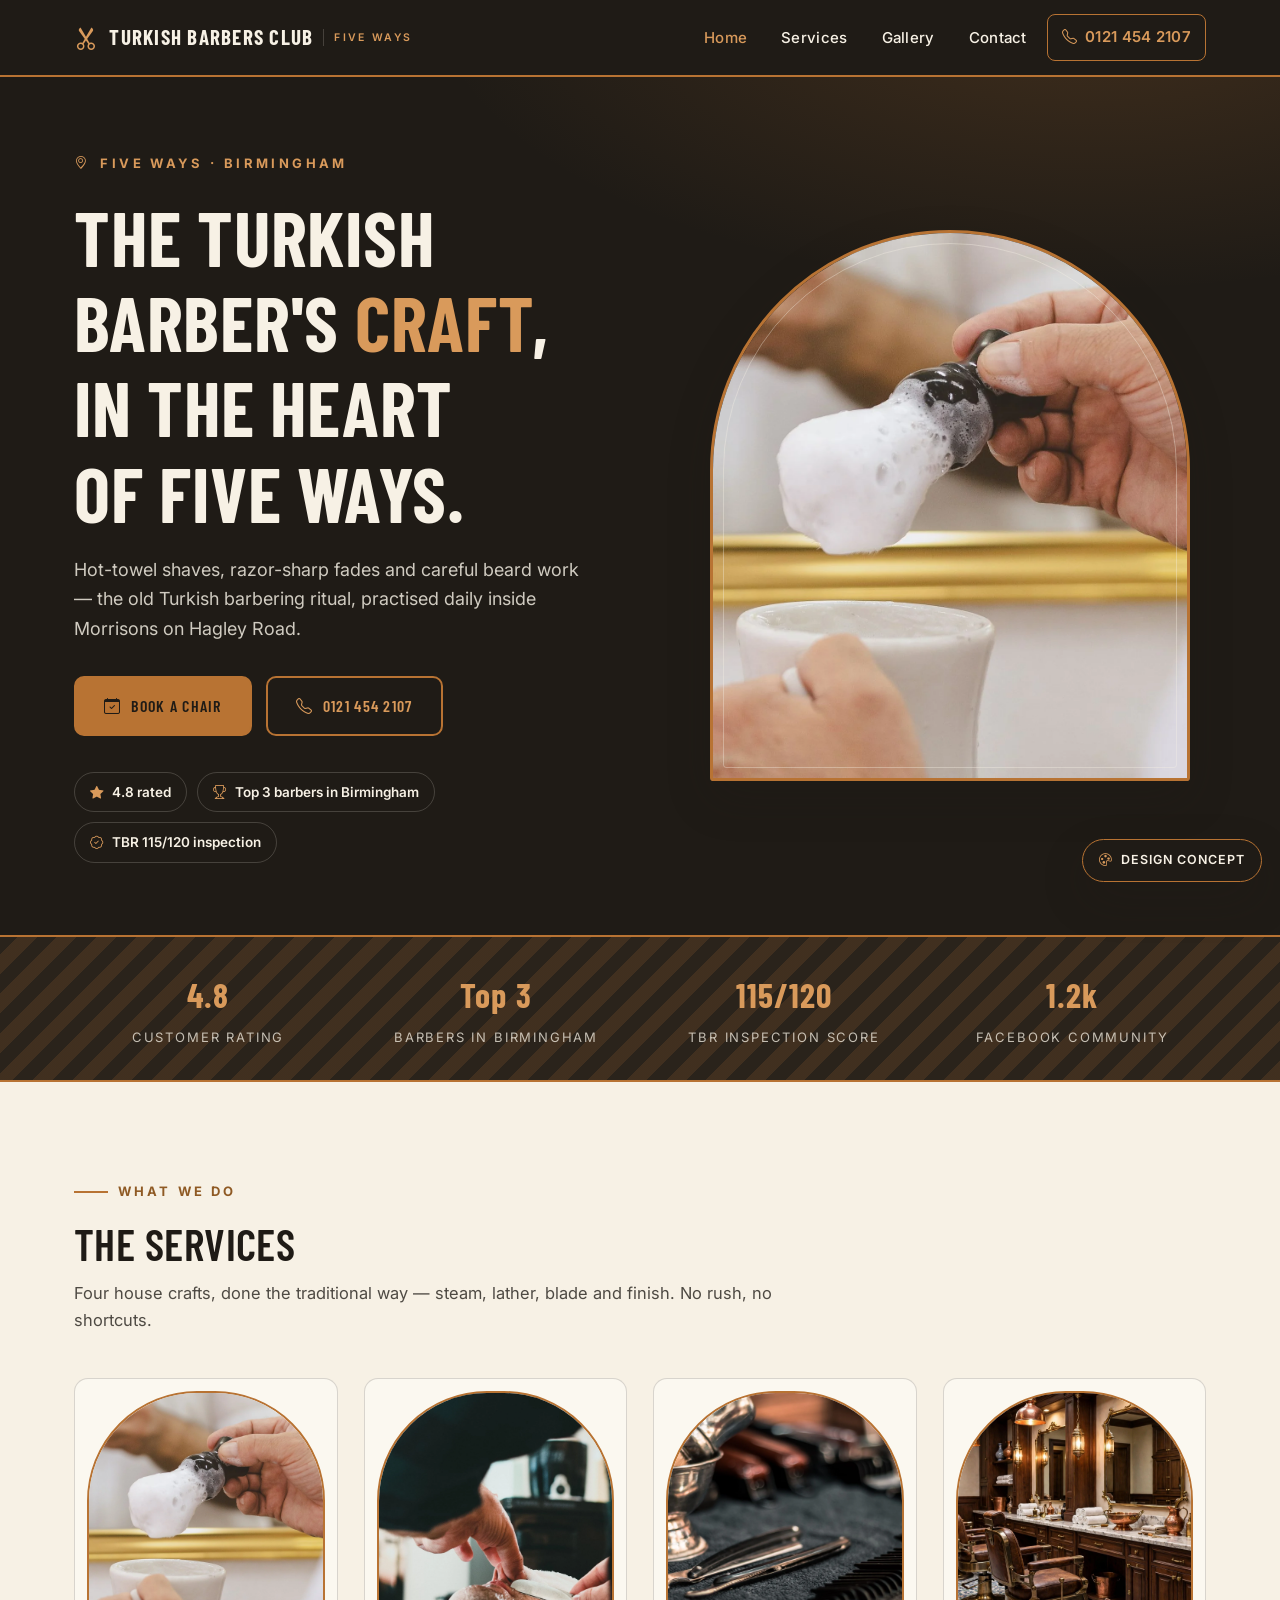
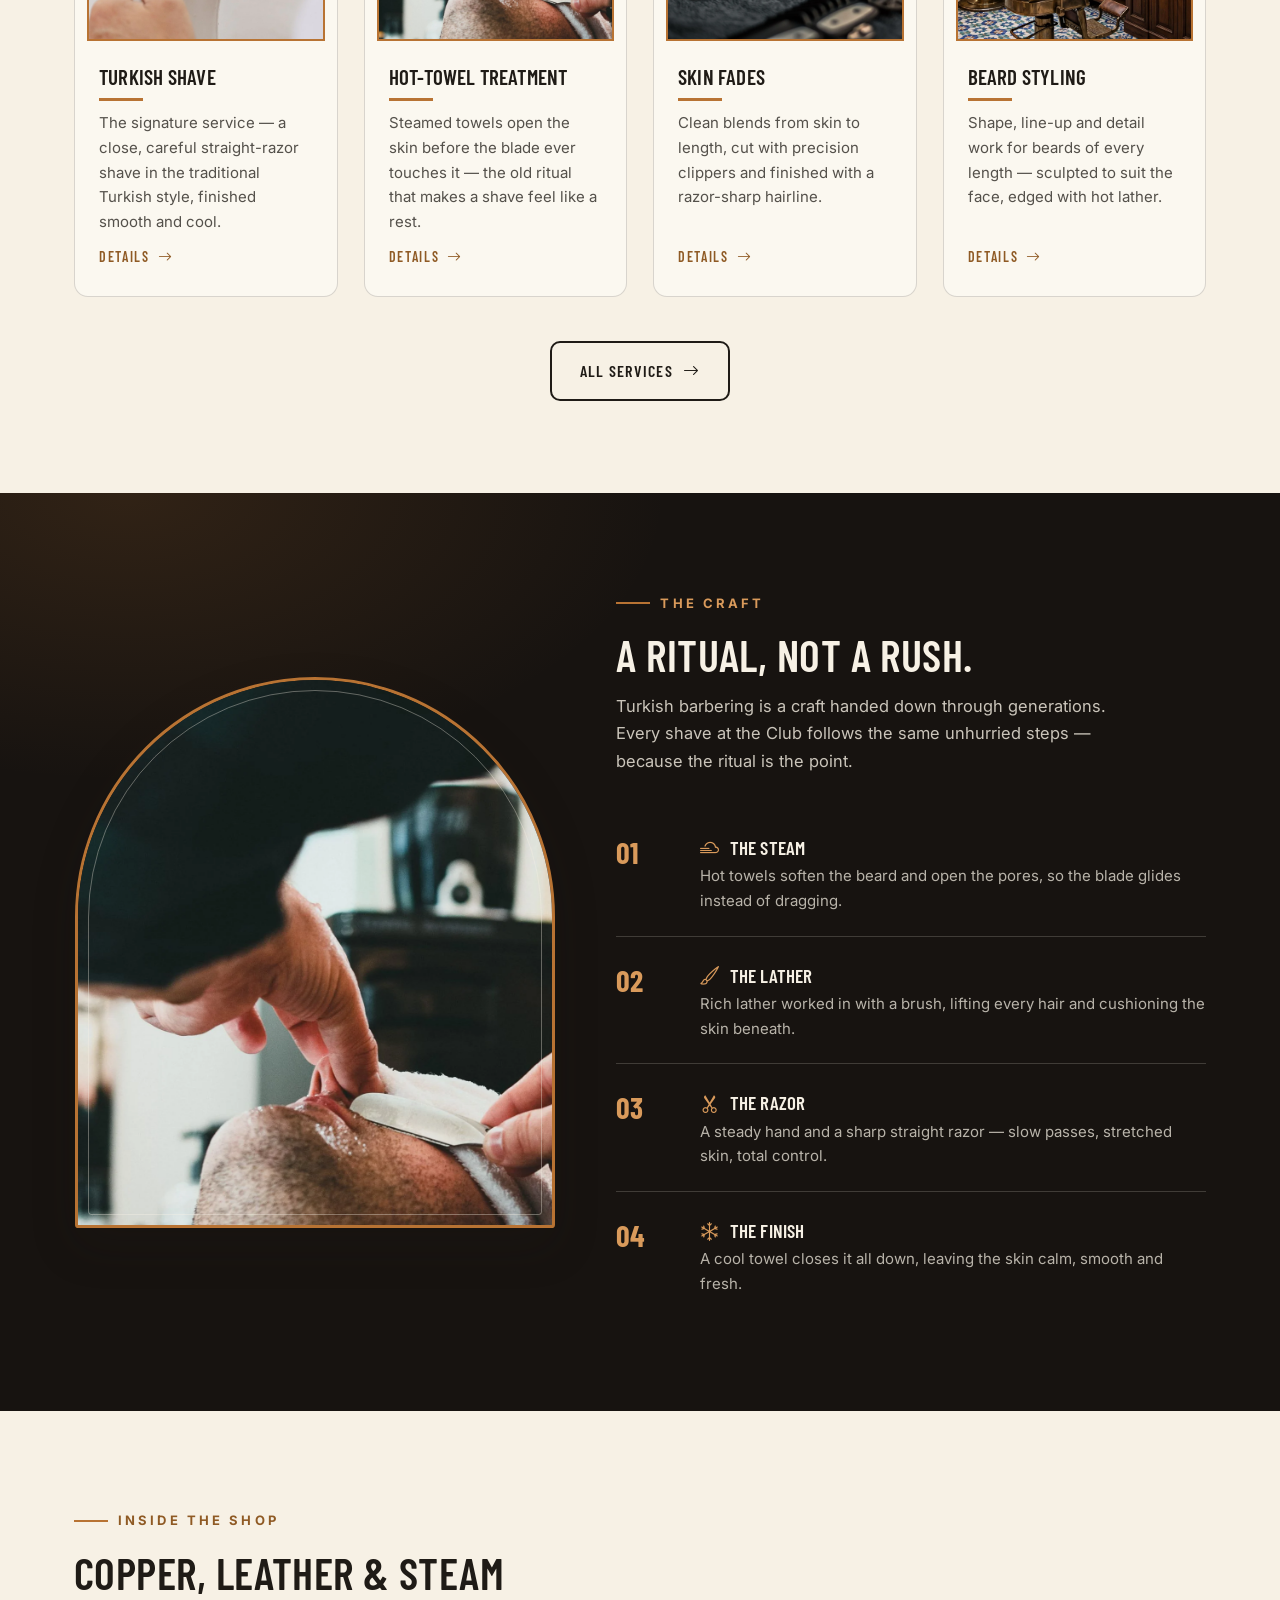
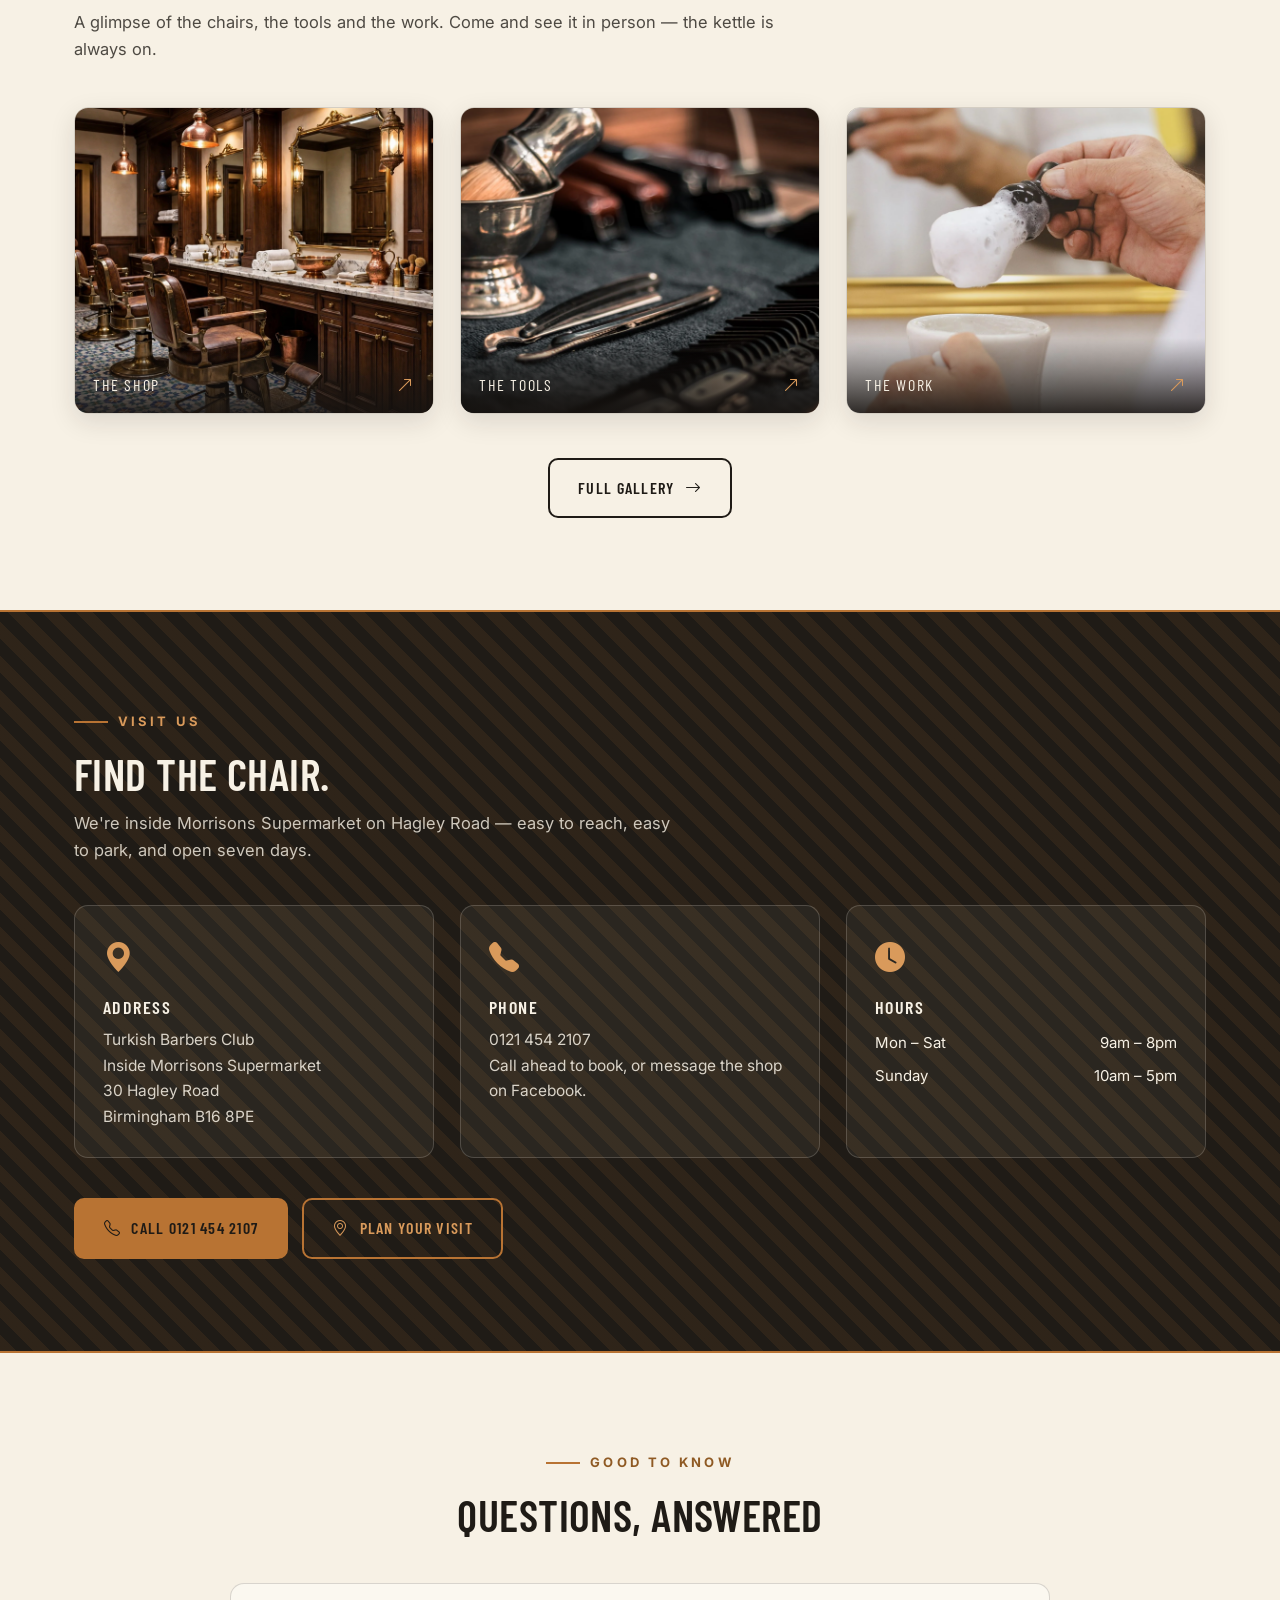
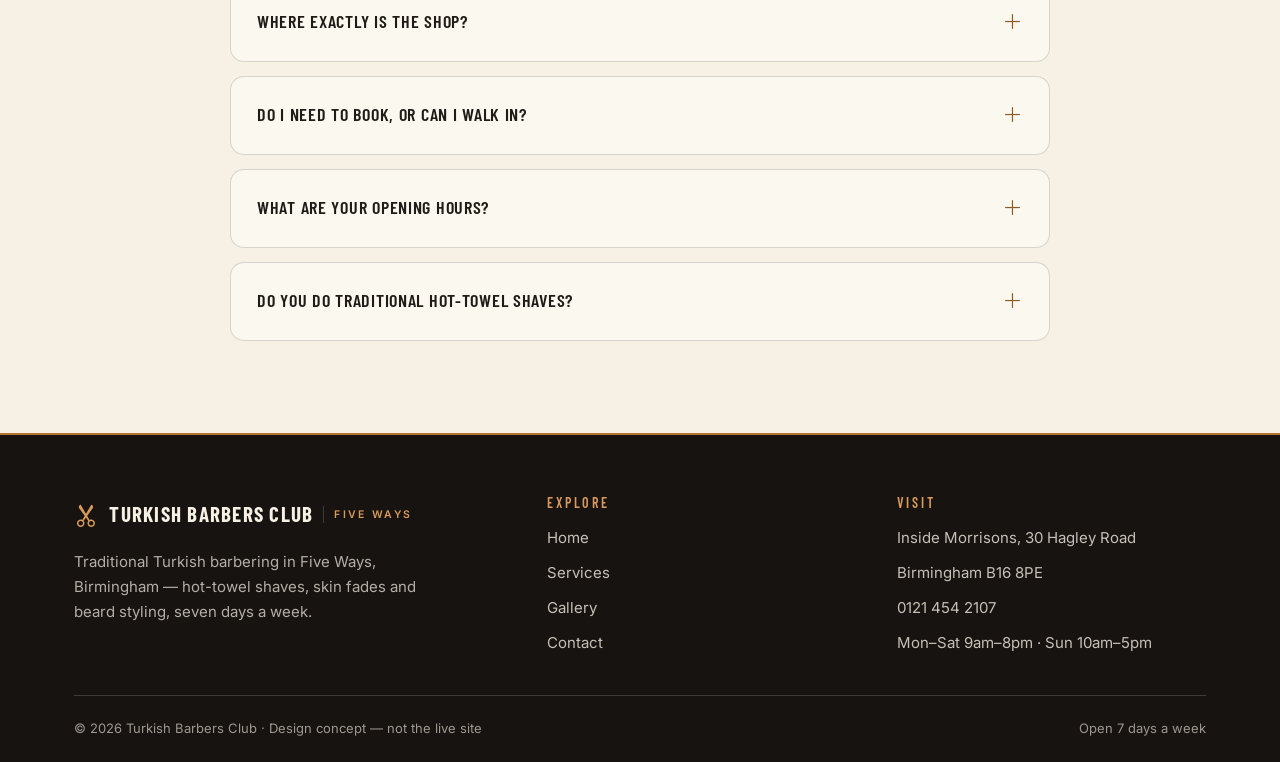
<file: index.html>
<!DOCTYPE html>
<html lang="en">
<head>
<meta charset="UTF-8">
<meta name="viewport" content="width=device-width, initial-scale=1.0">
<title>Turkish Barbers Club — Five Ways, Birmingham | Traditional Turkish Barbershop</title>
<meta name="description" content="Turkish Barbers Club, inside Morrisons Supermarket, 30 Hagley Road, Birmingham B16 8PE. Traditional Turkish barbering — hot-towel shaves, skin fades and beard styling. Rated 4.8, top 3 barbers in Birmingham.">
<link rel="preconnect" href="https://fonts.googleapis.com">
<link rel="preconnect" href="https://fonts.gstatic.com" crossorigin>
<link href="https://fonts.googleapis.com/css2?family=Barlow+Condensed:wght@500;600;700&family=Inter:wght@400;500;600&display=swap" rel="stylesheet">
<link rel="stylesheet" href="vendor/bootstrap-icons/bootstrap-icons.min.css">
<link rel="stylesheet" href="styles.css">
<link rel="icon" type="image/png" href="favicon.png">
<link rel="apple-touch-icon" href="apple-touch-icon.png">
</head>
<body>

<div class="concept-badge"><i class="bi bi-palette"></i> Design concept</div>

<header class="site-header">
  <div class="wrap header-inner">
    <a class="brand" href="index.html"><i class="bi bi-scissors"></i> Turkish Barbers Club <small>Five Ways</small></a>
    <button class="menu-toggle" id="menuToggle" aria-label="Open menu" aria-expanded="false"><i class="bi bi-list"></i></button>
    <nav class="main-nav" id="mainNav" aria-label="Main navigation">
      <ul>
        <li><a href="index.html" class="active">Home</a></li>
        <li><a href="services.html">Services</a></li>
        <li><a href="gallery.html">Gallery</a></li>
        <li><a href="contact.html">Contact</a></li>
        <li><a href="tel:01214542107" class="nav-phone"><i class="bi bi-telephone"></i> 0121 454 2107</a></li>
      </ul>
    </nav>
  </div>
</header>

<main>
  <!-- 1. HERO -->
  <section class="hero">
    <div class="wrap">
      <div>
        <span class="hero-kicker"><i class="bi bi-geo-alt"></i> Five Ways · Birmingham</span>
        <h1>The Turkish barber's <span class="copper">craft</span>, in the heart of Five Ways.</h1>
        <p class="hero-sub">Hot-towel shaves, razor-sharp fades and careful beard work — the old Turkish barbering ritual, practised daily inside Morrisons on Hagley Road.</p>
        <div class="hero-cta">
          <a class="btn btn-copper" href="contact.html"><i class="bi bi-calendar-check"></i> Book a chair</a>
          <a class="btn btn-ghost" href="tel:01214542107"><i class="bi bi-telephone"></i> 0121 454 2107</a>
        </div>
        <div class="trust-chips">
          <span class="trust-chip"><i class="bi bi-star-fill"></i> 4.8 rated</span>
          <span class="trust-chip"><i class="bi bi-trophy"></i> Top 3 barbers in Birmingham</span>
          <span class="trust-chip"><i class="bi bi-patch-check"></i> TBR 115/120 inspection</span>
        </div>
      </div>
      <div class="arch-frame">
        <img src="images/hero-barber.webp" alt="Painterly illustration of a Turkish barber with a straight razor over a reclined client">
      </div>
    </div>
  </section>

  <!-- STATS BAND -->
  <div class="kilim" aria-label="Shop facts">
    <div class="wrap">
      <div class="stat"><b>4.8</b><span>Customer rating</span></div>
      <div class="stat"><b>Top 3</b><span>Barbers in Birmingham</span></div>
      <div class="stat"><b>115/120</b><span>TBR inspection score</span></div>
      <div class="stat"><b>1.2k</b><span>Facebook community</span></div>
    </div>
  </div>

  <!-- 2. SERVICES SHOWCASE -->
  <section class="section">
    <div class="wrap">
      <div class="section-head">
        <span class="eyebrow">What we do</span>
        <h2>The services</h2>
        <p>Four house crafts, done the traditional way — steam, lather, blade and finish. No rush, no shortcuts.</p>
      </div>
      <div class="svc-grid">
        <a class="svc-card" href="services.html">
          <div class="svc-photo"><img src="images/hero-barber.webp" alt="Painterly illustration of a barber with a straight razor" loading="lazy"></div>
          <div class="svc-body">
            <h3>Turkish Shave</h3>
            <span class="svc-rule"></span>
            <p>The signature service — a close, careful straight-razor shave in the traditional Turkish style, finished smooth and cool.</p>
            <span class="svc-link">Details <i class="bi bi-arrow-right"></i></span>
          </div>
        </a>
        <a class="svc-card" href="services.html">
          <div class="svc-photo"><img src="images/hot-towel-ritual.webp" alt="Painterly illustration of the hot-towel shave ritual" loading="lazy"></div>
          <div class="svc-body">
            <h3>Hot-Towel Treatment</h3>
            <span class="svc-rule"></span>
            <p>Steamed towels open the skin before the blade ever touches it — the old ritual that makes a shave feel like a rest.</p>
            <span class="svc-link">Details <i class="bi bi-arrow-right"></i></span>
          </div>
        </a>
        <a class="svc-card" href="services.html">
          <div class="svc-photo"><img src="images/tools-still-life.webp" alt="Painterly still life of clippers, straight razor and shaving brush" loading="lazy"></div>
          <div class="svc-body">
            <h3>Skin Fades</h3>
            <span class="svc-rule"></span>
            <p>Clean blends from skin to length, cut with precision clippers and finished with a razor-sharp hairline.</p>
            <span class="svc-link">Details <i class="bi bi-arrow-right"></i></span>
          </div>
        </a>
        <a class="svc-card" href="services.html">
          <div class="svc-photo"><img src="images/shop-interior.webp" alt="Painterly illustration of the copper-toned shop interior" loading="lazy"></div>
          <div class="svc-body">
            <h3>Beard Styling</h3>
            <span class="svc-rule"></span>
            <p>Shape, line-up and detail work for beards of every length — sculpted to suit the face, edged with hot lather.</p>
            <span class="svc-link">Details <i class="bi bi-arrow-right"></i></span>
          </div>
        </a>
      </div>
      <div class="center-cta">
        <a class="btn btn-ghost-ink" href="services.html">All services <i class="bi bi-arrow-right"></i></a>
      </div>
    </div>
  </section>

  <!-- 3. THE CRAFT -->
  <section class="section craft">
    <div class="wrap craft-split">
      <div class="arch-frame">
        <img src="images/hot-towel-ritual.webp" alt="Painterly illustration of a barber wrapping a steaming hot towel around a client's face" loading="lazy">
      </div>
      <div>
        <span class="eyebrow">The craft</span>
        <h2>A ritual, not a rush.</h2>
        <p class="lede">Turkish barbering is a craft handed down through generations. Every shave at the Club follows the same unhurried steps — because the ritual is the point.</p>
        <ol class="ritual">
          <li>
            <span class="num">01</span>
            <div>
              <h3><i class="bi bi-cloud-fog2"></i> The steam</h3>
              <p>Hot towels soften the beard and open the pores, so the blade glides instead of dragging.</p>
            </div>
          </li>
          <li>
            <span class="num">02</span>
            <div>
              <h3><i class="bi bi-brush"></i> The lather</h3>
              <p>Rich lather worked in with a brush, lifting every hair and cushioning the skin beneath.</p>
            </div>
          </li>
          <li>
            <span class="num">03</span>
            <div>
              <h3><i class="bi bi-scissors"></i> The razor</h3>
              <p>A steady hand and a sharp straight razor — slow passes, stretched skin, total control.</p>
            </div>
          </li>
          <li>
            <span class="num">04</span>
            <div>
              <h3><i class="bi bi-snow"></i> The finish</h3>
              <p>A cool towel closes it all down, leaving the skin calm, smooth and fresh.</p>
            </div>
          </li>
        </ol>
      </div>
    </div>
  </section>

  <!-- 4. GALLERY PREVIEW -->
  <section class="section">
    <div class="wrap">
      <div class="section-head">
        <span class="eyebrow">Inside the shop</span>
        <h2>Copper, leather &amp; steam</h2>
        <p>A glimpse of the chairs, the tools and the work. Come and see it in person — the kettle is always on.</p>
      </div>
      <div class="g-grid">
        <a class="g-card" href="gallery.html">
          <img src="images/shop-interior.webp" alt="Painterly illustration of the copper-toned barbershop interior" loading="lazy">
          <div class="g-cap"><span>The shop</span><i class="bi bi-arrow-up-right"></i></div>
        </a>
        <a class="g-card" href="gallery.html">
          <img src="images/tools-still-life.webp" alt="Painterly still life of barber tools on dark wood" loading="lazy">
          <div class="g-cap"><span>The tools</span><i class="bi bi-arrow-up-right"></i></div>
        </a>
        <a class="g-card" href="gallery.html">
          <img src="images/hero-barber.webp" alt="Painterly illustration of a barber mid-shave" loading="lazy">
          <div class="g-cap"><span>The work</span><i class="bi bi-arrow-up-right"></i></div>
        </a>
      </div>
      <div class="center-cta">
        <a class="btn btn-ghost-ink" href="gallery.html">Full gallery <i class="bi bi-arrow-right"></i></a>
      </div>
    </div>
  </section>

  <!-- 5. VISIT BAND -->
  <section class="section visit">
    <div class="wrap">
      <span class="eyebrow" style="color: var(--copper-soft);">Visit us</span>
      <h2>Find the chair.</h2>
      <p class="lede">We're inside Morrisons Supermarket on Hagley Road — easy to reach, easy to park, and open seven days.</p>
      <div class="visit-grid">
        <div class="visit-card">
          <i class="bi bi-geo-alt-fill big"></i>
          <h3>Address</h3>
          <p>Turkish Barbers Club<br>Inside Morrisons Supermarket<br>30 Hagley Road<br>Birmingham B16 8PE</p>
        </div>
        <div class="visit-card">
          <i class="bi bi-telephone-fill big"></i>
          <h3>Phone</h3>
          <p><a href="tel:01214542107">0121 454 2107</a></p>
          <p>Call ahead to book, or message the shop on Facebook.</p>
        </div>
        <div class="visit-card">
          <i class="bi bi-clock-fill big"></i>
          <h3>Hours</h3>
          <ul class="hours-mini">
            <li><span>Mon – Sat</span><span>9am – 8pm</span></li>
            <li><span>Sunday</span><span>10am – 5pm</span></li>
          </ul>
        </div>
      </div>
      <div class="visit-cta">
        <a class="btn btn-copper" href="tel:01214542107"><i class="bi bi-telephone"></i> Call 0121 454 2107</a>
        <a class="btn btn-ghost" href="contact.html"><i class="bi bi-geo-alt"></i> Plan your visit</a>
      </div>
    </div>
  </section>

  <!-- 6. FAQ -->
  <section class="section">
    <div class="wrap">
      <div class="section-head" style="margin-left:auto; margin-right:auto; text-align:center;">
        <span class="eyebrow" style="justify-content:center;">Good to know</span>
        <h2>Questions, answered</h2>
      </div>
      <div class="faq-list">
        <details class="faq-item">
          <summary>Where exactly is the shop? <i class="bi bi-plus-lg"></i></summary>
          <div class="faq-a">You'll find us inside Morrisons Supermarket at 30 Hagley Road, Birmingham B16 8PE — in the Five Ways area. Just head into the store and follow the signs.</div>
        </details>
        <details class="faq-item">
          <summary>Do I need to book, or can I walk in? <i class="bi bi-plus-lg"></i></summary>
          <div class="faq-a">You can book through Booksy or send the shop a message on Facebook to reserve a chair. Calling <a href="tel:01214542107">0121 454 2107</a> ahead is the quickest way to check availability.</div>
        </details>
        <details class="faq-item">
          <summary>What are your opening hours? <i class="bi bi-plus-lg"></i></summary>
          <div class="faq-a">We're open Monday to Saturday, 9am to 8pm, and Sundays 10am to 5pm — seven days a week.</div>
        </details>
        <details class="faq-item">
          <summary>Do you do traditional hot-towel shaves? <i class="bi bi-plus-lg"></i></summary>
          <div class="faq-a">Yes — the hot-towel shave is our house specialty. Steamed towels, rich lather and a straight razor, finished the traditional Turkish way. See the <a href="services.html">services page</a> for the full ritual.</div>
        </details>
      </div>
    </div>
  </section>
</main>

<footer class="site-footer">
  <div class="wrap">
    <div class="footer-grid">
      <div>
        <a class="brand" href="index.html" style="margin-bottom:16px;"><i class="bi bi-scissors"></i> Turkish Barbers Club <small>Five Ways</small></a>
        <p style="color: rgba(247,241,229,0.7); max-width: 42ch; font-size: 15px;">Traditional Turkish barbering in Five Ways, Birmingham — hot-towel shaves, skin fades and beard styling, seven days a week.</p>
      </div>
      <div>
        <h4>Explore</h4>
        <ul>
          <li><a href="index.html">Home</a></li>
          <li><a href="services.html">Services</a></li>
          <li><a href="gallery.html">Gallery</a></li>
          <li><a href="contact.html">Contact</a></li>
        </ul>
      </div>
      <div>
        <h4>Visit</h4>
        <ul>
          <li>Inside Morrisons, 30 Hagley Road</li>
          <li>Birmingham B16 8PE</li>
          <li><a href="tel:01214542107">0121 454 2107</a></li>
          <li>Mon–Sat 9am–8pm · Sun 10am–5pm</li>
        </ul>
      </div>
    </div>
    <div class="foot-note">
      <span>© 2026 Turkish Barbers Club · Design concept — not the live site</span>
      <span>Open 7 days a week</span>
    </div>
  </div>
</footer>

<script>
(function () {
  var btn = document.getElementById('menuToggle');
  var nav = document.getElementById('mainNav');
  btn.addEventListener('click', function () {
    var open = nav.classList.toggle('open');
    btn.setAttribute('aria-expanded', open ? 'true' : 'false');
    btn.innerHTML = open ? '<i class="bi bi-x-lg"></i>' : '<i class="bi bi-list"></i>';
  });
  nav.querySelectorAll('a').forEach(function (a) {
    a.addEventListener('click', function () { nav.classList.remove('open'); });
  });
})();
</script>
</body>
</html>
</file>
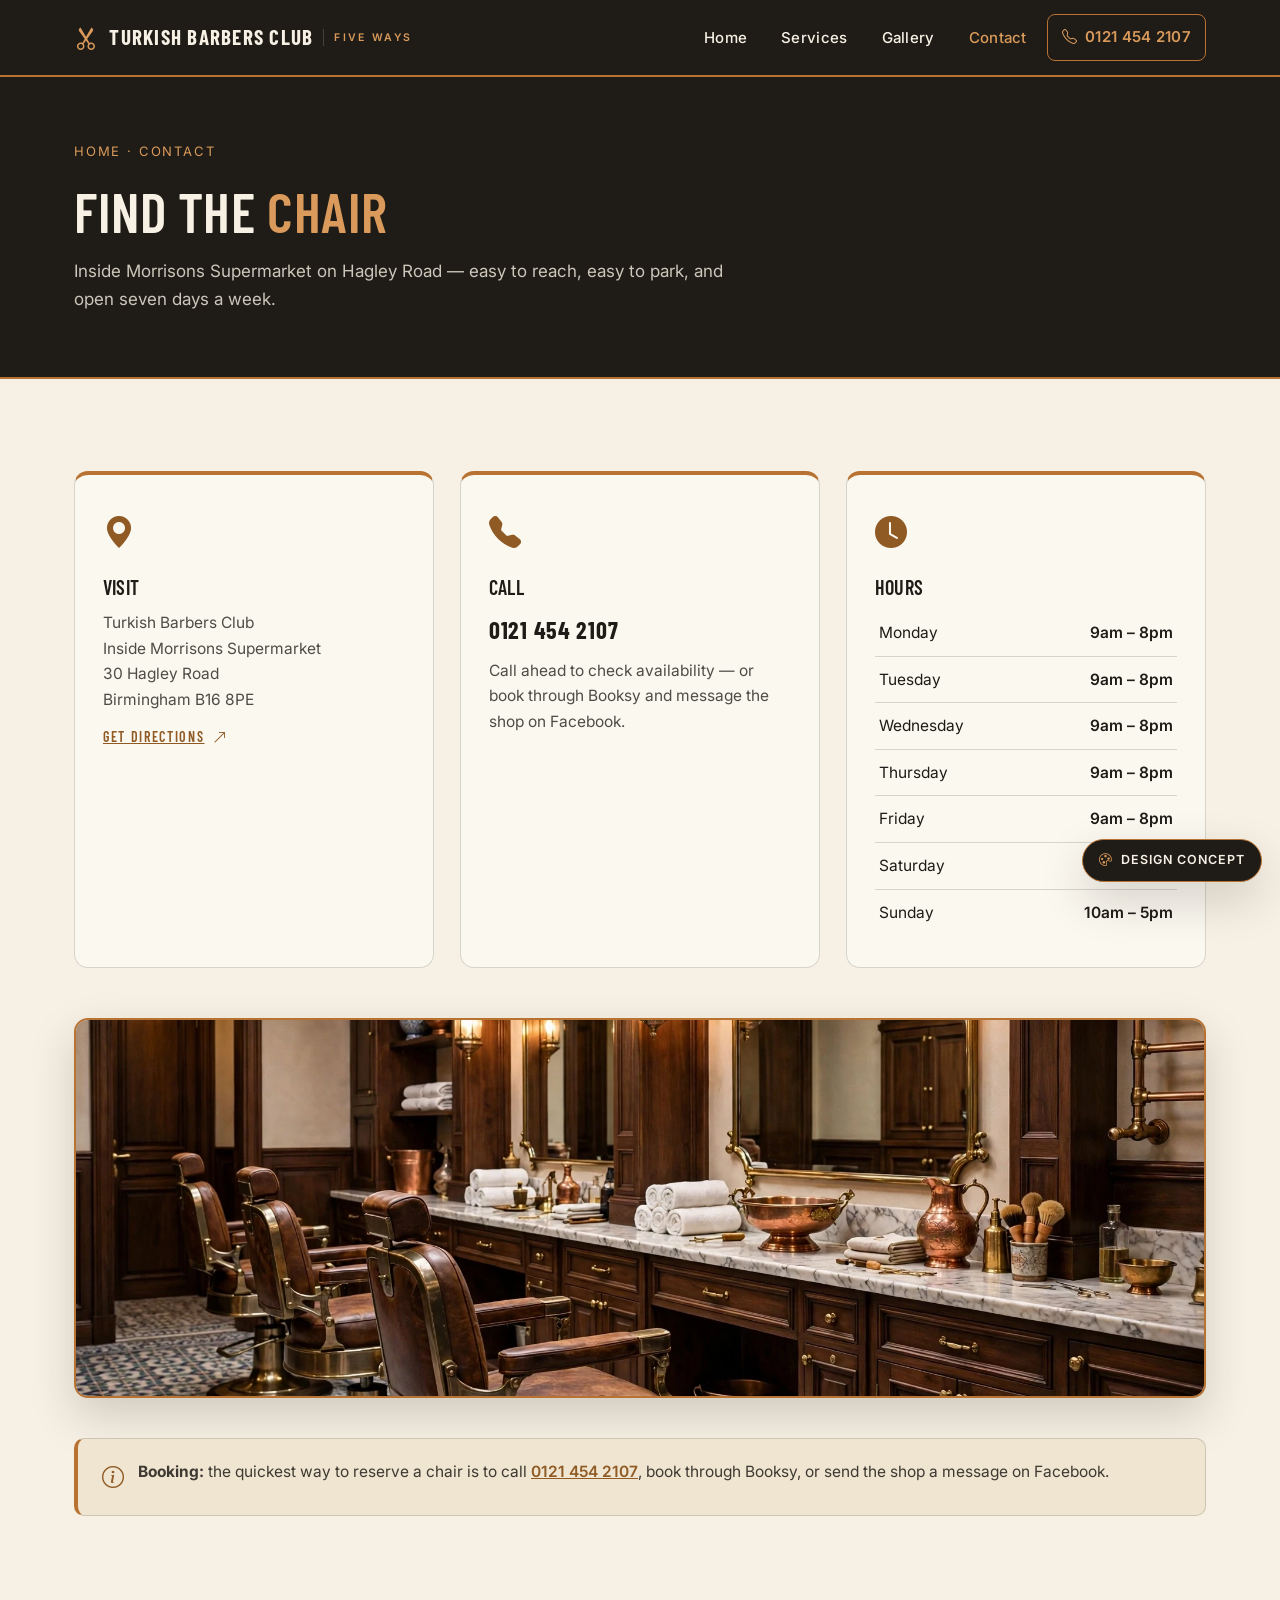
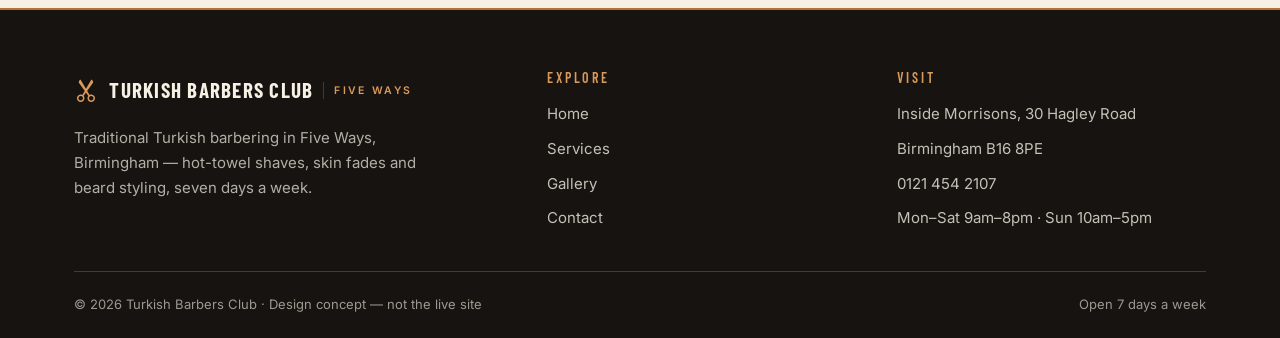
<file: contact.html>
<!DOCTYPE html>
<html lang="en">
<head>
<meta charset="UTF-8">
<meta name="viewport" content="width=device-width, initial-scale=1.0">
<title>Contact — Turkish Barbers Club · Five Ways, Birmingham</title>
<meta name="description" content="Find Turkish Barbers Club inside Morrisons Supermarket, 30 Hagley Road, Birmingham B16 8PE. Call 0121 454 2107. Open Mon–Sat 9am–8pm, Sun 10am–5pm.">
<link rel="preconnect" href="https://fonts.googleapis.com">
<link rel="preconnect" href="https://fonts.gstatic.com" crossorigin>
<link href="https://fonts.googleapis.com/css2?family=Barlow+Condensed:wght@500;600;700&family=Inter:wght@400;500;600&display=swap" rel="stylesheet">
<link rel="stylesheet" href="vendor/bootstrap-icons/bootstrap-icons.min.css">
<link rel="stylesheet" href="styles.css">
<link rel="icon" type="image/png" href="favicon.png">
<link rel="apple-touch-icon" href="apple-touch-icon.png">
</head>
<body>

<div class="concept-badge"><i class="bi bi-palette"></i> Design concept</div>

<header class="site-header">
  <div class="wrap header-inner">
    <a class="brand" href="index.html"><i class="bi bi-scissors"></i> Turkish Barbers Club <small>Five Ways</small></a>
    <button class="menu-toggle" id="menuToggle" aria-label="Open menu" aria-expanded="false"><i class="bi bi-list"></i></button>
    <nav class="main-nav" id="mainNav" aria-label="Main navigation">
      <ul>
        <li><a href="index.html">Home</a></li>
        <li><a href="services.html">Services</a></li>
        <li><a href="gallery.html">Gallery</a></li>
        <li><a href="contact.html" class="active">Contact</a></li>
        <li><a href="tel:01214542107" class="nav-phone"><i class="bi bi-telephone"></i> 0121 454 2107</a></li>
      </ul>
    </nav>
  </div>
</header>

<main>
  <section class="page-hero">
    <div class="wrap">
      <span class="crumbs"><a href="index.html">Home</a> · Contact</span>
      <h1>Find the <span class="copper">chair</span></h1>
      <p>Inside Morrisons Supermarket on Hagley Road — easy to reach, easy to park, and open seven days a week.</p>
    </div>
  </section>

  <section class="section">
    <div class="wrap">
      <div class="contact-grid">
        <div class="contact-card">
          <i class="bi bi-geo-alt-fill big"></i>
          <h2>Visit</h2>
          <p>Turkish Barbers Club<br>Inside Morrisons Supermarket<br>30 Hagley Road<br>Birmingham B16 8PE</p>
          <p style="margin-top:12px;"><a class="svc-link" href="https://www.google.com/maps/search/?api=1&query=30+Hagley+Road+Birmingham+B16+8PE" target="_blank" rel="noopener">Get directions <i class="bi bi-arrow-up-right"></i></a></p>
        </div>
        <div class="contact-card">
          <i class="bi bi-telephone-fill big"></i>
          <h2>Call</h2>
          <p><a class="tel" href="tel:01214542107">0121 454 2107</a></p>
          <p>Call ahead to check availability — or book through Booksy and message the shop on Facebook.</p>
        </div>
        <div class="contact-card">
          <i class="bi bi-clock-fill big"></i>
          <h2>Hours</h2>
          <table class="hours-table">
            <tr><td>Monday</td><td>9am – 8pm</td></tr>
            <tr><td>Tuesday</td><td>9am – 8pm</td></tr>
            <tr><td>Wednesday</td><td>9am – 8pm</td></tr>
            <tr><td>Thursday</td><td>9am – 8pm</td></tr>
            <tr><td>Friday</td><td>9am – 8pm</td></tr>
            <tr><td>Saturday</td><td>9am – 8pm</td></tr>
            <tr><td>Sunday</td><td>10am – 5pm</td></tr>
          </table>
        </div>
      </div>

      <div class="map-wrap">
        <img src="images/shop-interior.webp" alt="Painterly illustration of the copper-toned shop interior" loading="lazy" style="width:100%; aspect-ratio: 21/7; object-fit: cover;">
      </div>

      <div class="note-strip">
        <i class="bi bi-info-circle"></i>
        <div><strong>Booking:</strong> the quickest way to reserve a chair is to call <a href="tel:01214542107" style="color: var(--copper-deep); font-weight: 600;">0121 454 2107</a>, book through Booksy, or send the shop a message on Facebook.</div>
      </div>
    </div>
  </section>
</main>

<footer class="site-footer">
  <div class="wrap">
    <div class="footer-grid">
      <div>
        <a class="brand" href="index.html" style="margin-bottom:16px;"><i class="bi bi-scissors"></i> Turkish Barbers Club <small>Five Ways</small></a>
        <p style="color: rgba(247,241,229,0.7); max-width: 42ch; font-size: 15px;">Traditional Turkish barbering in Five Ways, Birmingham — hot-towel shaves, skin fades and beard styling, seven days a week.</p>
      </div>
      <div>
        <h4>Explore</h4>
        <ul>
          <li><a href="index.html">Home</a></li>
          <li><a href="services.html">Services</a></li>
          <li><a href="gallery.html">Gallery</a></li>
          <li><a href="contact.html">Contact</a></li>
        </ul>
      </div>
      <div>
        <h4>Visit</h4>
        <ul>
          <li>Inside Morrisons, 30 Hagley Road</li>
          <li>Birmingham B16 8PE</li>
          <li><a href="tel:01214542107">0121 454 2107</a></li>
          <li>Mon–Sat 9am–8pm · Sun 10am–5pm</li>
        </ul>
      </div>
    </div>
    <div class="foot-note">
      <span>© 2026 Turkish Barbers Club · Design concept — not the live site</span>
      <span>Open 7 days a week</span>
    </div>
  </div>
</footer>

<script>
(function () {
  var btn = document.getElementById('menuToggle');
  var nav = document.getElementById('mainNav');
  btn.addEventListener('click', function () {
    var open = nav.classList.toggle('open');
    btn.setAttribute('aria-expanded', open ? 'true' : 'false');
    btn.innerHTML = open ? '<i class="bi bi-x-lg"></i>' : '<i class="bi bi-list"></i>';
  });
  nav.querySelectorAll('a').forEach(function (a) {
    a.addEventListener('click', function () { nav.classList.remove('open'); });
  });
})();
</script>
</body>
</html>
</file>
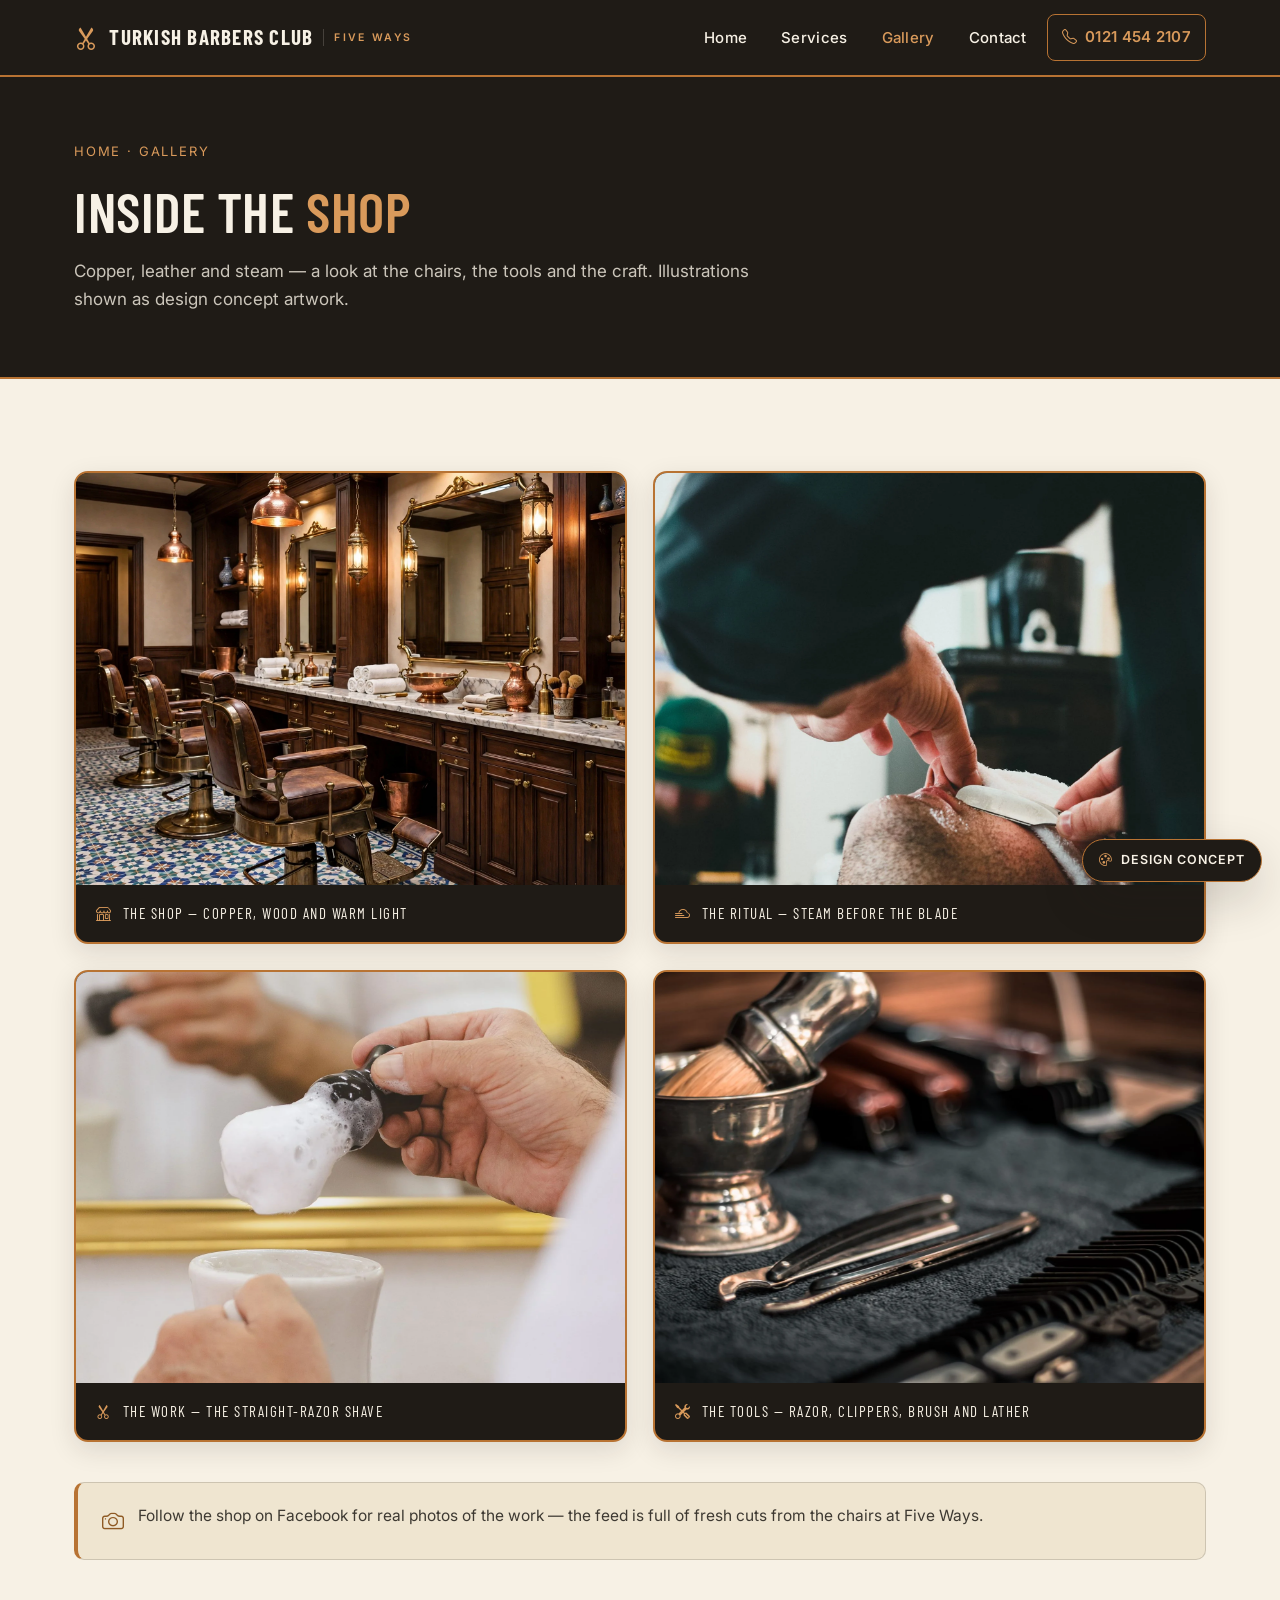
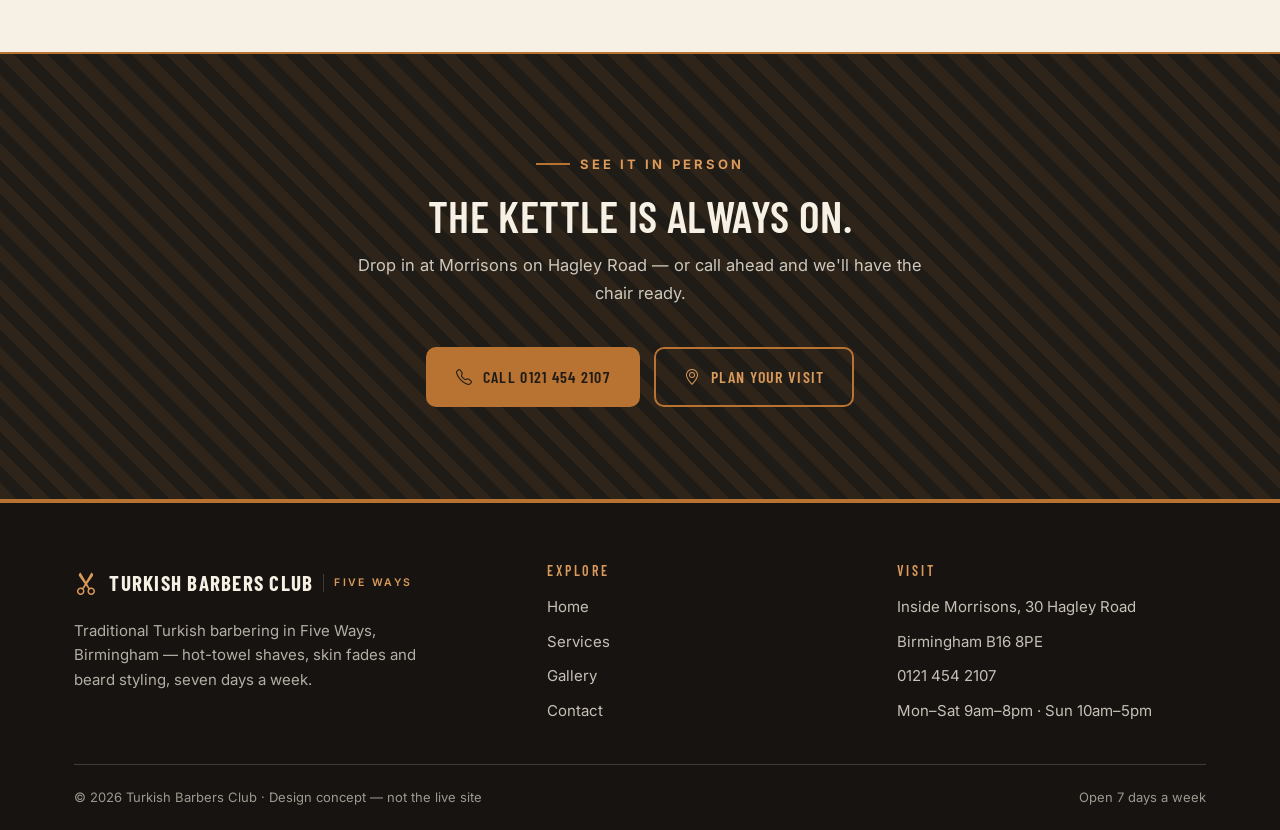
<file: gallery.html>
<!DOCTYPE html>
<html lang="en">
<head>
<meta charset="UTF-8">
<meta name="viewport" content="width=device-width, initial-scale=1.0">
<title>Gallery — Turkish Barbers Club · Five Ways, Birmingham</title>
<meta name="description" content="Inside Turkish Barbers Club, Five Ways Birmingham — the shop, the tools and the traditional Turkish barbering craft.">
<link rel="preconnect" href="https://fonts.googleapis.com">
<link rel="preconnect" href="https://fonts.gstatic.com" crossorigin>
<link href="https://fonts.googleapis.com/css2?family=Barlow+Condensed:wght@500;600;700&family=Inter:wght@400;500;600&display=swap" rel="stylesheet">
<link rel="stylesheet" href="vendor/bootstrap-icons/bootstrap-icons.min.css">
<link rel="stylesheet" href="styles.css">
<link rel="icon" type="image/png" href="favicon.png">
<link rel="apple-touch-icon" href="apple-touch-icon.png">
</head>
<body>

<div class="concept-badge"><i class="bi bi-palette"></i> Design concept</div>

<header class="site-header">
  <div class="wrap header-inner">
    <a class="brand" href="index.html"><i class="bi bi-scissors"></i> Turkish Barbers Club <small>Five Ways</small></a>
    <button class="menu-toggle" id="menuToggle" aria-label="Open menu" aria-expanded="false"><i class="bi bi-list"></i></button>
    <nav class="main-nav" id="mainNav" aria-label="Main navigation">
      <ul>
        <li><a href="index.html">Home</a></li>
        <li><a href="services.html">Services</a></li>
        <li><a href="gallery.html" class="active">Gallery</a></li>
        <li><a href="contact.html">Contact</a></li>
        <li><a href="tel:01214542107" class="nav-phone"><i class="bi bi-telephone"></i> 0121 454 2107</a></li>
      </ul>
    </nav>
  </div>
</header>

<main>
  <section class="page-hero">
    <div class="wrap">
      <span class="crumbs"><a href="index.html">Home</a> · Gallery</span>
      <h1>Inside the <span class="copper">shop</span></h1>
      <p>Copper, leather and steam — a look at the chairs, the tools and the craft. Illustrations shown as design concept artwork.</p>
    </div>
  </section>

  <section class="section">
    <div class="wrap">
      <div class="gallery-grid">
        <figure>
          <img src="images/shop-interior.webp" alt="Painterly illustration of the copper-toned Turkish barbershop interior with classic chairs" loading="lazy">
          <figcaption><i class="bi bi-shop"></i> The shop — copper, wood and warm light</figcaption>
        </figure>
        <figure>
          <img src="images/hot-towel-ritual.webp" alt="Painterly illustration of the hot-towel shave ritual" loading="lazy">
          <figcaption><i class="bi bi-cloud-fog2"></i> The ritual — steam before the blade</figcaption>
        </figure>
        <figure>
          <img src="images/hero-barber.webp" alt="Painterly illustration of a barber with a straight razor over a reclined client" loading="lazy">
          <figcaption><i class="bi bi-scissors"></i> The work — the straight-razor shave</figcaption>
        </figure>
        <figure>
          <img src="images/tools-still-life.webp" alt="Painterly still life of barber tools on dark wood" loading="lazy">
          <figcaption><i class="bi bi-tools"></i> The tools — razor, clippers, brush and lather</figcaption>
        </figure>
      </div>

      <div class="note-strip">
        <i class="bi bi-camera"></i>
        <div>Follow the shop on Facebook for real photos of the work — the feed is full of fresh cuts from the chairs at Five Ways.</div>
      </div>
    </div>
  </section>

  <section class="section visit">
    <div class="wrap" style="text-align:center;">
      <span class="eyebrow" style="color: var(--copper-soft); justify-content:center;">See it in person</span>
      <h2>The kettle is always on.</h2>
      <p class="lede" style="margin-left:auto; margin-right:auto;">Drop in at Morrisons on Hagley Road — or call ahead and we'll have the chair ready.</p>
      <div class="visit-cta" style="justify-content:center;">
        <a class="btn btn-copper" href="tel:01214542107"><i class="bi bi-telephone"></i> Call 0121 454 2107</a>
        <a class="btn btn-ghost" href="contact.html"><i class="bi bi-geo-alt"></i> Plan your visit</a>
      </div>
    </div>
  </section>
</main>

<footer class="site-footer">
  <div class="wrap">
    <div class="footer-grid">
      <div>
        <a class="brand" href="index.html" style="margin-bottom:16px;"><i class="bi bi-scissors"></i> Turkish Barbers Club <small>Five Ways</small></a>
        <p style="color: rgba(247,241,229,0.7); max-width: 42ch; font-size: 15px;">Traditional Turkish barbering in Five Ways, Birmingham — hot-towel shaves, skin fades and beard styling, seven days a week.</p>
      </div>
      <div>
        <h4>Explore</h4>
        <ul>
          <li><a href="index.html">Home</a></li>
          <li><a href="services.html">Services</a></li>
          <li><a href="gallery.html">Gallery</a></li>
          <li><a href="contact.html">Contact</a></li>
        </ul>
      </div>
      <div>
        <h4>Visit</h4>
        <ul>
          <li>Inside Morrisons, 30 Hagley Road</li>
          <li>Birmingham B16 8PE</li>
          <li><a href="tel:01214542107">0121 454 2107</a></li>
          <li>Mon–Sat 9am–8pm · Sun 10am–5pm</li>
        </ul>
      </div>
    </div>
    <div class="foot-note">
      <span>© 2026 Turkish Barbers Club · Design concept — not the live site</span>
      <span>Open 7 days a week</span>
    </div>
  </div>
</footer>

<script>
(function () {
  var btn = document.getElementById('menuToggle');
  var nav = document.getElementById('mainNav');
  btn.addEventListener('click', function () {
    var open = nav.classList.toggle('open');
    btn.setAttribute('aria-expanded', open ? 'true' : 'false');
    btn.innerHTML = open ? '<i class="bi bi-x-lg"></i>' : '<i class="bi bi-list"></i>';
  });
  nav.querySelectorAll('a').forEach(function (a) {
    a.addEventListener('click', function () { nav.classList.remove('open'); });
  });
})();
</script>
</body>
</html>
</file>
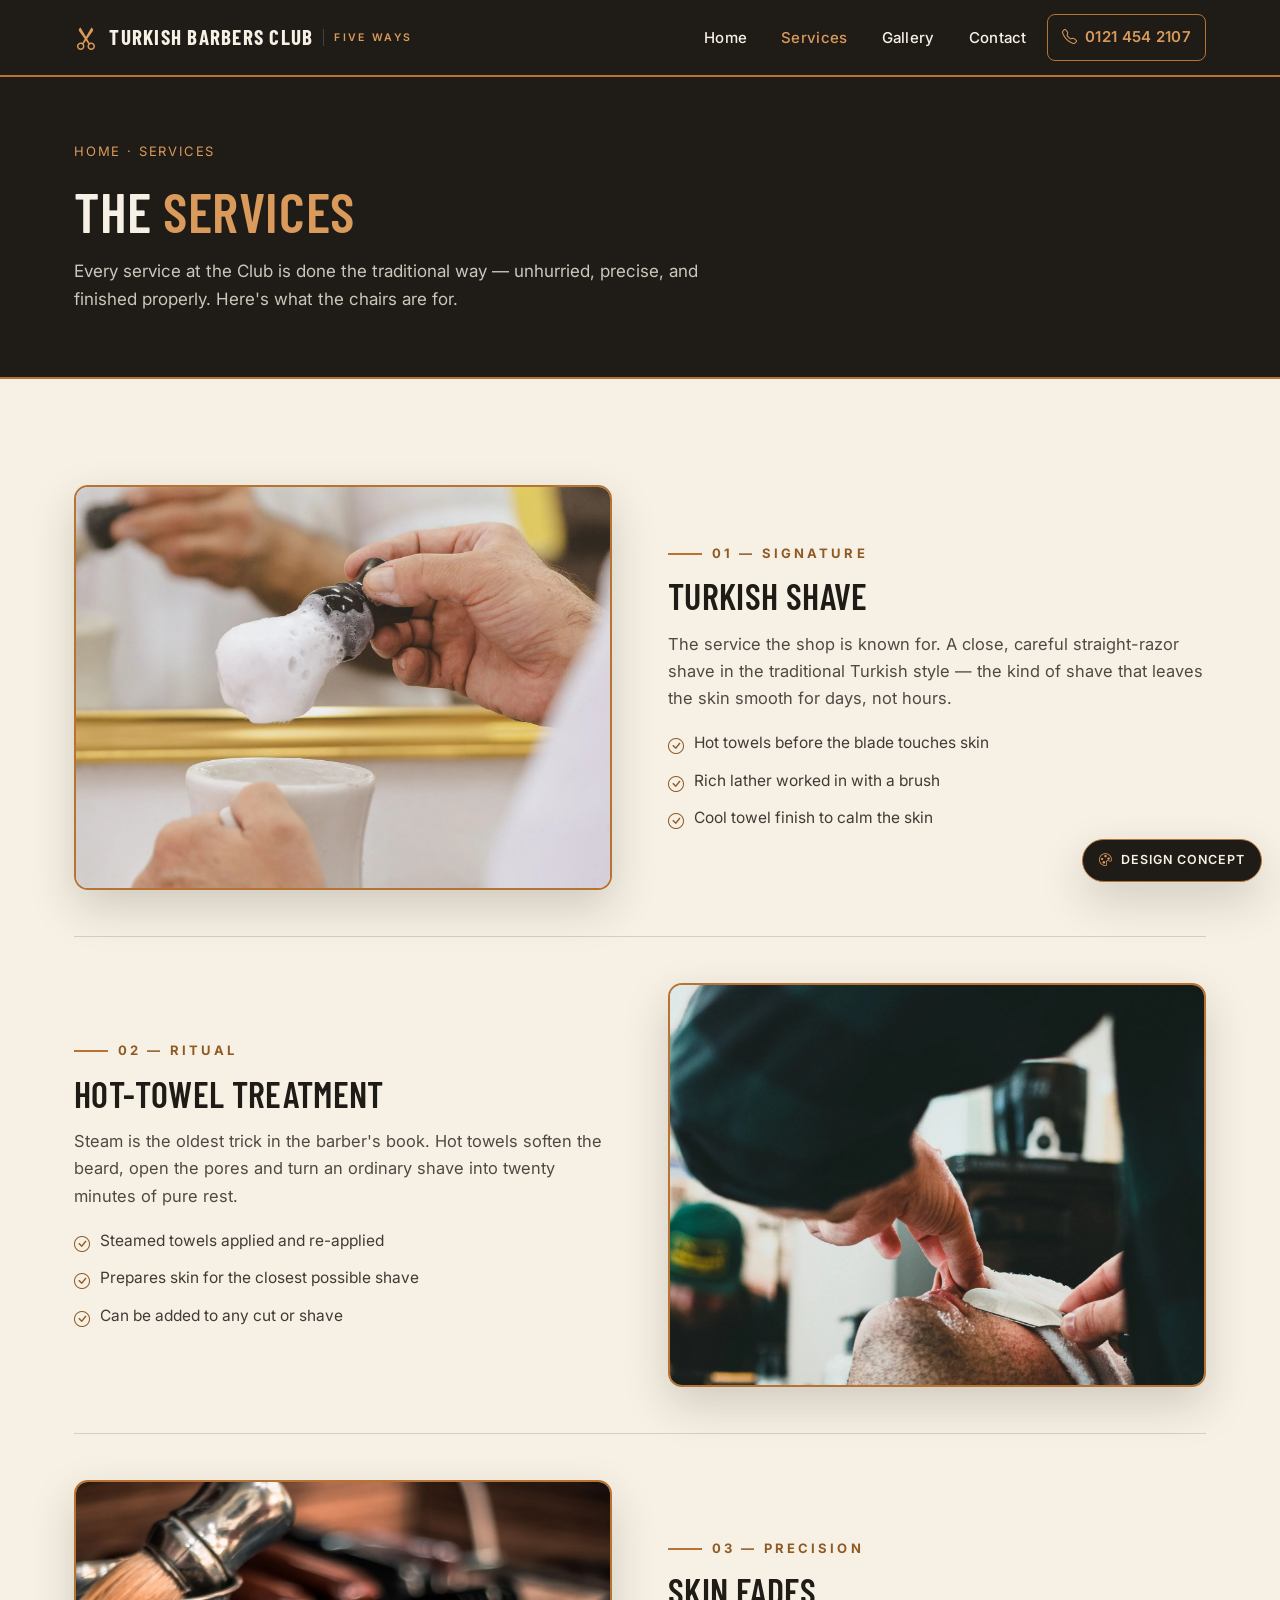
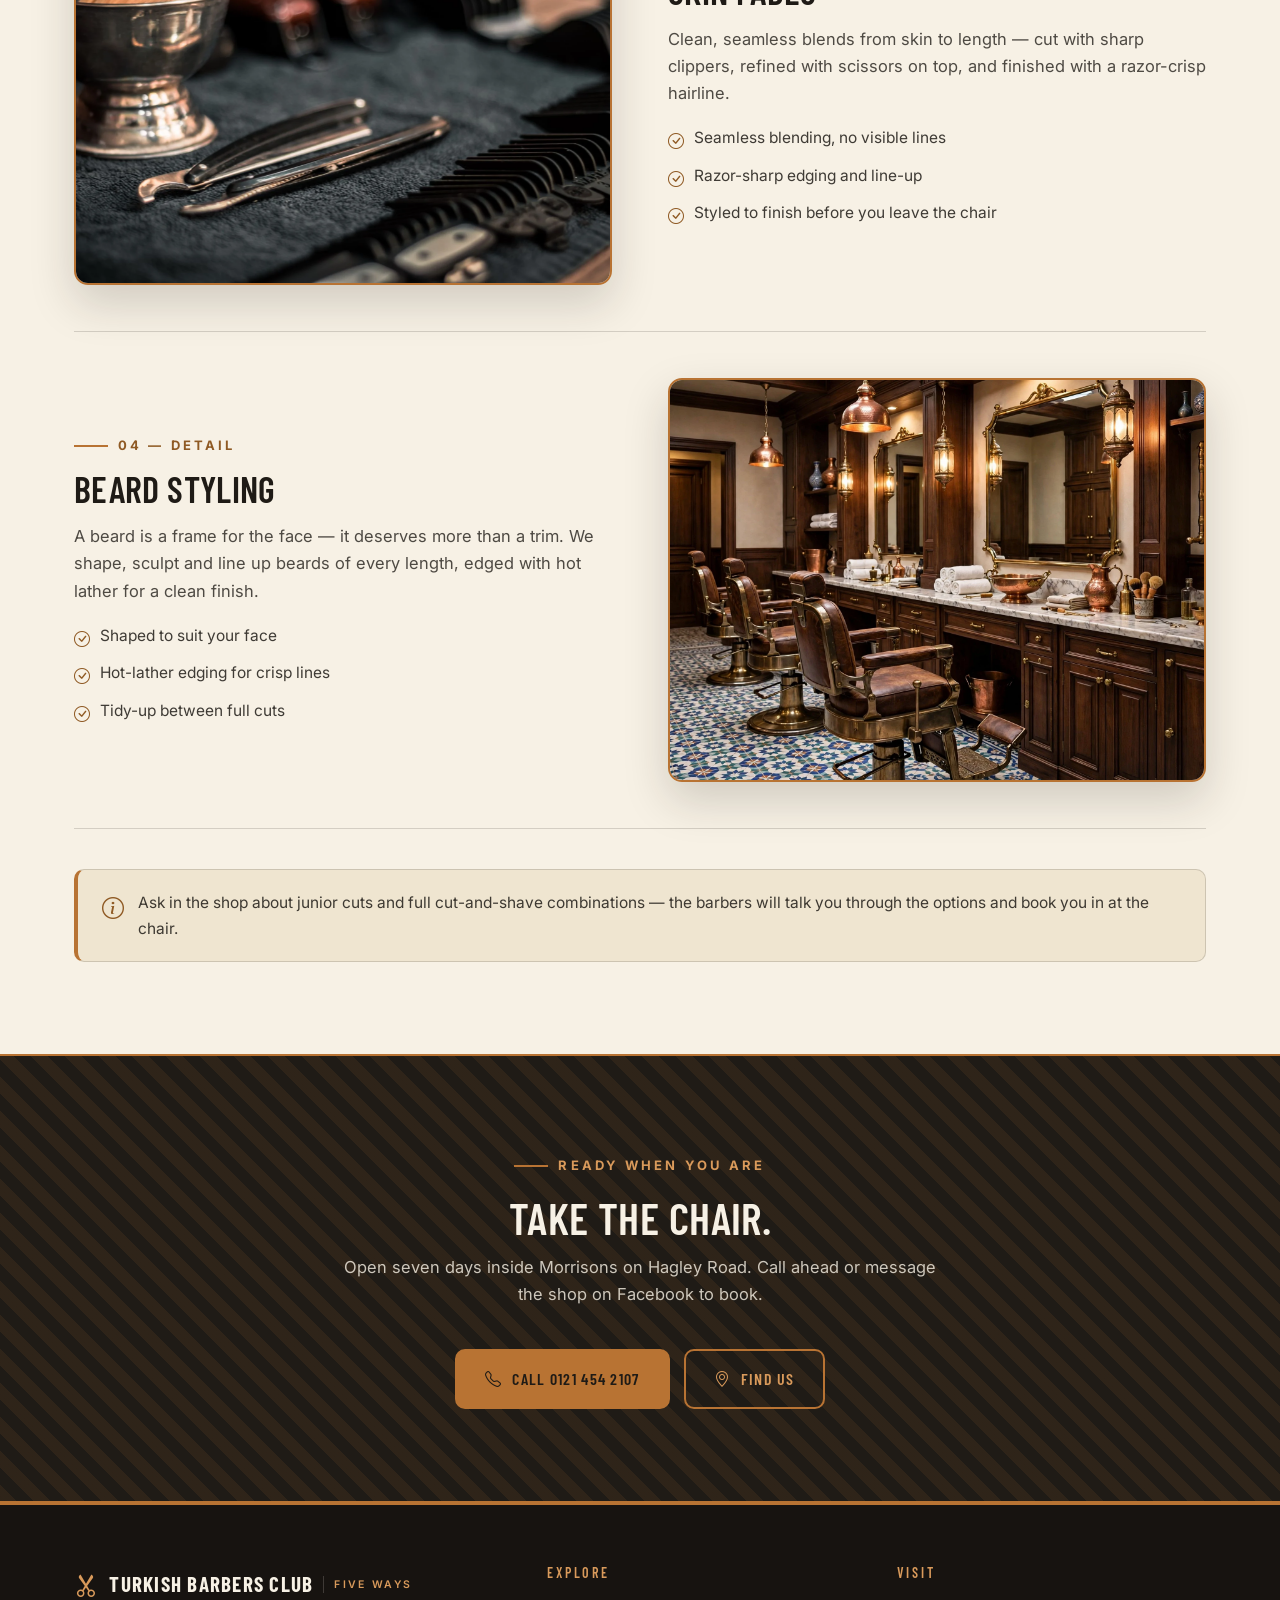
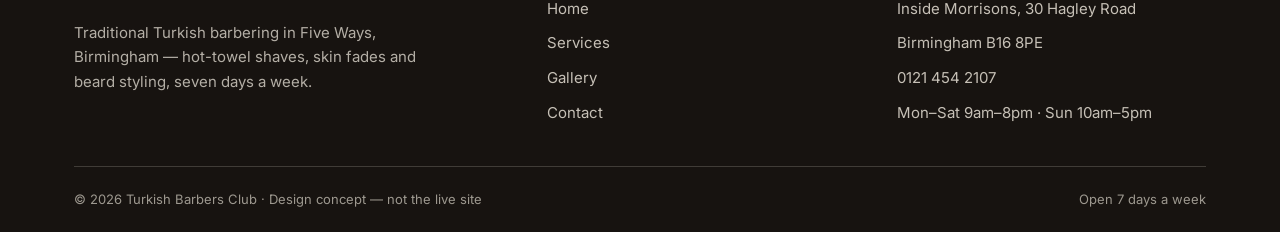
<file: services.html>
<!DOCTYPE html>
<html lang="en">
<head>
<meta charset="UTF-8">
<meta name="viewport" content="width=device-width, initial-scale=1.0">
<title>Services — Turkish Barbers Club · Five Ways, Birmingham</title>
<meta name="description" content="Traditional Turkish barbering services at Turkish Barbers Club, Five Ways Birmingham — hot-towel shaves, Turkish shaves, skin fades and beard styling.">
<link rel="preconnect" href="https://fonts.googleapis.com">
<link rel="preconnect" href="https://fonts.gstatic.com" crossorigin>
<link href="https://fonts.googleapis.com/css2?family=Barlow+Condensed:wght@500;600;700&family=Inter:wght@400;500;600&display=swap" rel="stylesheet">
<link rel="stylesheet" href="vendor/bootstrap-icons/bootstrap-icons.min.css">
<link rel="stylesheet" href="styles.css">
<link rel="icon" type="image/png" href="favicon.png">
<link rel="apple-touch-icon" href="apple-touch-icon.png">
</head>
<body>

<div class="concept-badge"><i class="bi bi-palette"></i> Design concept</div>

<header class="site-header">
  <div class="wrap header-inner">
    <a class="brand" href="index.html"><i class="bi bi-scissors"></i> Turkish Barbers Club <small>Five Ways</small></a>
    <button class="menu-toggle" id="menuToggle" aria-label="Open menu" aria-expanded="false"><i class="bi bi-list"></i></button>
    <nav class="main-nav" id="mainNav" aria-label="Main navigation">
      <ul>
        <li><a href="index.html">Home</a></li>
        <li><a href="services.html" class="active">Services</a></li>
        <li><a href="gallery.html">Gallery</a></li>
        <li><a href="contact.html">Contact</a></li>
        <li><a href="tel:01214542107" class="nav-phone"><i class="bi bi-telephone"></i> 0121 454 2107</a></li>
      </ul>
    </nav>
  </div>
</header>

<main>
  <section class="page-hero">
    <div class="wrap">
      <span class="crumbs"><a href="index.html">Home</a> · Services</span>
      <h1>The <span class="copper">services</span></h1>
      <p>Every service at the Club is done the traditional way — unhurried, precise, and finished properly. Here's what the chairs are for.</p>
    </div>
  </section>

  <section class="section" style="padding-top: 60px;">
    <div class="wrap">

      <div class="feat-row">
        <div class="feat-img"><img src="images/hero-barber.webp" alt="Painterly illustration of a barber with a straight razor over a reclined client" loading="lazy"></div>
        <div class="feat-text">
          <span class="eyebrow">01 — Signature</span>
          <h2>Turkish Shave</h2>
          <p>The service the shop is known for. A close, careful straight-razor shave in the traditional Turkish style — the kind of shave that leaves the skin smooth for days, not hours.</p>
          <ul>
            <li><i class="bi bi-check-circle"></i> Hot towels before the blade touches skin</li>
            <li><i class="bi bi-check-circle"></i> Rich lather worked in with a brush</li>
            <li><i class="bi bi-check-circle"></i> Cool towel finish to calm the skin</li>
          </ul>
        </div>
      </div>

      <div class="feat-row flip">
        <div class="feat-img"><img src="images/hot-towel-ritual.webp" alt="Painterly illustration of the hot-towel ritual" loading="lazy"></div>
        <div class="feat-text">
          <span class="eyebrow">02 — Ritual</span>
          <h2>Hot-Towel Treatment</h2>
          <p>Steam is the oldest trick in the barber's book. Hot towels soften the beard, open the pores and turn an ordinary shave into twenty minutes of pure rest.</p>
          <ul>
            <li><i class="bi bi-check-circle"></i> Steamed towels applied and re-applied</li>
            <li><i class="bi bi-check-circle"></i> Prepares skin for the closest possible shave</li>
            <li><i class="bi bi-check-circle"></i> Can be added to any cut or shave</li>
          </ul>
        </div>
      </div>

      <div class="feat-row">
        <div class="feat-img"><img src="images/tools-still-life.webp" alt="Painterly still life of clippers, straight razor and shaving brush" loading="lazy"></div>
        <div class="feat-text">
          <span class="eyebrow">03 — Precision</span>
          <h2>Skin Fades</h2>
          <p>Clean, seamless blends from skin to length — cut with sharp clippers, refined with scissors on top, and finished with a razor-crisp hairline.</p>
          <ul>
            <li><i class="bi bi-check-circle"></i> Seamless blending, no visible lines</li>
            <li><i class="bi bi-check-circle"></i> Razor-sharp edging and line-up</li>
            <li><i class="bi bi-check-circle"></i> Styled to finish before you leave the chair</li>
          </ul>
        </div>
      </div>

      <div class="feat-row flip">
        <div class="feat-img"><img src="images/shop-interior.webp" alt="Painterly illustration of the copper-toned shop interior" loading="lazy"></div>
        <div class="feat-text">
          <span class="eyebrow">04 — Detail</span>
          <h2>Beard Styling</h2>
          <p>A beard is a frame for the face — it deserves more than a trim. We shape, sculpt and line up beards of every length, edged with hot lather for a clean finish.</p>
          <ul>
            <li><i class="bi bi-check-circle"></i> Shaped to suit your face</li>
            <li><i class="bi bi-check-circle"></i> Hot-lather edging for crisp lines</li>
            <li><i class="bi bi-check-circle"></i> Tidy-up between full cuts</li>
          </ul>
        </div>
      </div>

      <div class="note-strip">
        <i class="bi bi-info-circle"></i>
        <div>Ask in the shop about junior cuts and full cut-and-shave combinations — the barbers will talk you through the options and book you in at the chair.</div>
      </div>

    </div>
  </section>

  <section class="section visit">
    <div class="wrap" style="text-align:center;">
      <span class="eyebrow" style="color: var(--copper-soft); justify-content:center;">Ready when you are</span>
      <h2>Take the chair.</h2>
      <p class="lede" style="margin-left:auto; margin-right:auto;">Open seven days inside Morrisons on Hagley Road. Call ahead or message the shop on Facebook to book.</p>
      <div class="visit-cta" style="justify-content:center;">
        <a class="btn btn-copper" href="tel:01214542107"><i class="bi bi-telephone"></i> Call 0121 454 2107</a>
        <a class="btn btn-ghost" href="contact.html"><i class="bi bi-geo-alt"></i> Find us</a>
      </div>
    </div>
  </section>
</main>

<footer class="site-footer">
  <div class="wrap">
    <div class="footer-grid">
      <div>
        <a class="brand" href="index.html" style="margin-bottom:16px;"><i class="bi bi-scissors"></i> Turkish Barbers Club <small>Five Ways</small></a>
        <p style="color: rgba(247,241,229,0.7); max-width: 42ch; font-size: 15px;">Traditional Turkish barbering in Five Ways, Birmingham — hot-towel shaves, skin fades and beard styling, seven days a week.</p>
      </div>
      <div>
        <h4>Explore</h4>
        <ul>
          <li><a href="index.html">Home</a></li>
          <li><a href="services.html">Services</a></li>
          <li><a href="gallery.html">Gallery</a></li>
          <li><a href="contact.html">Contact</a></li>
        </ul>
      </div>
      <div>
        <h4>Visit</h4>
        <ul>
          <li>Inside Morrisons, 30 Hagley Road</li>
          <li>Birmingham B16 8PE</li>
          <li><a href="tel:01214542107">0121 454 2107</a></li>
          <li>Mon–Sat 9am–8pm · Sun 10am–5pm</li>
        </ul>
      </div>
    </div>
    <div class="foot-note">
      <span>© 2026 Turkish Barbers Club · Design concept — not the live site</span>
      <span>Open 7 days a week</span>
    </div>
  </div>
</footer>

<script>
(function () {
  var btn = document.getElementById('menuToggle');
  var nav = document.getElementById('mainNav');
  btn.addEventListener('click', function () {
    var open = nav.classList.toggle('open');
    btn.setAttribute('aria-expanded', open ? 'true' : 'false');
    btn.innerHTML = open ? '<i class="bi bi-x-lg"></i>' : '<i class="bi bi-list"></i>';
  });
  nav.querySelectorAll('a').forEach(function (a) {
    a.addEventListener('click', function () { nav.classList.remove('open'); });
  });
})();
</script>
</body>
</html>
</file>
<file: styles.css>
/* Turkish Barbers Club — Five Ways | Design concept
   Palette: charcoal-brown #1F1B16 · warm cream #F7F1E5 · copper #B87333
   Headings: Oswald · Body: Inter */

:root {
  --ink: #1F1B16;
  --ink-2: #2A231B;
  --ink-3: #171310;
  --cream: #F7F1E5;
  --cream-2: #EFE5D0;
  --cream-3: #FBF8F0;
  --copper: #B87333;
  --copper-soft: #D99A5B;
  --copper-deep: #8F5A24;
  --line: rgba(31, 27, 22, 0.16);
  --line-cream: rgba(247, 241, 229, 0.18);
  --shadow: 0 18px 45px rgba(31, 27, 22, 0.18);
  --radius: 14px;
}

* { margin: 0; padding: 0; box-sizing: border-box; }

html { scroll-behavior: smooth; }

body {
  font-family: 'Inter', system-ui, sans-serif;
  background: var(--cream);
  color: var(--ink);
  line-height: 1.65;
  font-size: 16.5px;
  -webkit-font-smoothing: antialiased;
}

img { display: block; max-width: 100%; }

h1, h2, h3, h4 {
  font-family: 'Barlow Condensed', sans-serif;
  font-weight: 600;
  line-height: 1.12;
  letter-spacing: 0.01em;
  text-transform: uppercase;
}

a { color: inherit; }

.wrap { max-width: 1180px; margin: 0 auto; padding: 0 24px; }

.section { padding: 92px 0; }

/* ---------- Concept badge ---------- */
.concept-badge {
  position: fixed;
  bottom: 18px;
  right: 18px;
  z-index: 1500;
  background: var(--ink);
  color: var(--cream);
  font-size: 12.5px;
  font-weight: 600;
  letter-spacing: 0.08em;
  text-transform: uppercase;
  padding: 10px 16px;
  border-radius: 999px;
  border: 1px solid var(--copper);
  box-shadow: var(--shadow);
  display: flex;
  align-items: center;
  gap: 8px;
  pointer-events: none;
}
.concept-badge i { color: var(--copper-soft); }

/* ---------- Header ---------- */
.site-header {
  position: sticky;
  top: 0;
  z-index: 1000;
  background: var(--ink);
  border-bottom: 2px solid var(--copper);
}
.header-inner {
  display: flex;
  align-items: center;
  justify-content: space-between;
  gap: 16px;
  padding-top: 14px;
  padding-bottom: 14px;
}
.brand {
  font-family: 'Barlow Condensed', sans-serif;
  font-weight: 700;
  font-size: 21px;
  letter-spacing: 0.06em;
  text-transform: uppercase;
  color: var(--cream);
  text-decoration: none;
  display: flex;
  align-items: center;
  gap: 10px;
}
.brand i { color: var(--copper-soft); font-size: 24px; }
.brand small {
  font-family: 'Inter', sans-serif;
  font-weight: 600;
  font-size: 10.5px;
  letter-spacing: 0.22em;
  color: var(--copper-soft);
  border-left: 1px solid var(--line-cream);
  padding-left: 10px;
}

.menu-toggle {
  display: none;
  background: none;
  border: 1px solid var(--line-cream);
  color: var(--cream);
  font-size: 24px;
  width: 46px;
  height: 46px;
  border-radius: 10px;
  cursor: pointer;
  align-items: center;
  justify-content: center;
  position: relative;
  z-index: 2001; /* above the open dropdown */
}

.main-nav ul {
  display: flex;
  align-items: center;
  gap: 6px;
  list-style: none;
}
.main-nav a {
  color: var(--cream);
  text-decoration: none;
  font-weight: 500;
  font-size: 15px;
  padding: 10px 14px;
  border-radius: 8px;
  letter-spacing: 0.02em;
}
.main-nav a:hover { background: rgba(247, 241, 229, 0.1); }
.main-nav a.active { color: var(--copper-soft); }
.nav-phone {
  border: 1px solid var(--copper);
  color: var(--copper-soft) !important;
  display: inline-flex;
  align-items: center;
  gap: 8px;
  font-weight: 600 !important;
}
.nav-phone:hover { background: var(--copper) !important; color: var(--ink) !important; }

/* ---------- Buttons ---------- */
.btn {
  display: inline-flex;
  align-items: center;
  gap: 10px;
  font-family: 'Barlow Condensed', sans-serif;
  font-weight: 600;
  font-size: 16px;
  letter-spacing: 0.08em;
  text-transform: uppercase;
  text-decoration: none;
  padding: 15px 28px;
  border-radius: 10px;
  border: 2px solid transparent;
  cursor: pointer;
  transition: transform 0.15s ease, background 0.15s ease, color 0.15s ease;
}
.btn:hover { transform: translateY(-2px); }
.btn-copper { background: var(--copper); color: var(--ink); border-color: var(--copper); }
.btn-copper:hover { background: var(--copper-soft); border-color: var(--copper-soft); }
.btn-ghost { border-color: var(--copper); color: var(--copper-soft); }
.btn-ghost:hover { background: var(--copper); color: var(--ink); }
.btn-ghost-ink { border-color: var(--ink); color: var(--ink); }
.btn-ghost-ink:hover { background: var(--ink); color: var(--cream); }
.btn-cream { background: var(--cream); color: var(--ink); border-color: var(--cream); }
.btn-cream:hover { background: #fff; }

/* ---------- Type helpers ---------- */
.eyebrow {
  display: inline-flex;
  align-items: center;
  gap: 10px;
  font-size: 13px;
  font-weight: 700;
  letter-spacing: 0.24em;
  text-transform: uppercase;
  color: var(--copper-deep);
  margin-bottom: 16px;
}
.eyebrow::before { content: ""; width: 34px; height: 2px; background: var(--copper); }
.section-head { margin-bottom: 44px; max-width: 720px; }
.section-head h2 { font-size: clamp(30px, 4vw, 44px); margin-bottom: 12px; }
.section-head p { color: rgba(31, 27, 22, 0.78); }

/* ---------- Hero (split, arched portrait) ---------- */
.hero {
  background:
    radial-gradient(1100px 500px at 85% -10%, rgba(184, 115, 51, 0.22), transparent 60%),
    var(--ink);
  color: var(--cream);
  overflow: hidden;
}
.hero .wrap {
  display: grid;
  grid-template-columns: 1.05fr 0.95fr;
  gap: 56px;
  align-items: center;
  padding-top: 72px;
  padding-bottom: 72px;
}
.hero-kicker {
  display: inline-flex;
  align-items: center;
  gap: 10px;
  font-size: 13px;
  font-weight: 700;
  letter-spacing: 0.26em;
  text-transform: uppercase;
  color: var(--copper-soft);
  margin-bottom: 20px;
}
.hero h1 {
  font-size: clamp(42px, 5.6vw, 68px);
  margin-bottom: 20px;
  text-wrap: balance;
}
.hero h1 .copper { color: var(--copper-soft); }
.hero-sub {
  font-size: 18px;
  color: rgba(247, 241, 229, 0.82);
  max-width: 46ch;
  margin-bottom: 32px;
}
.hero-cta { display: flex; flex-wrap: wrap; gap: 14px; margin-bottom: 36px; }
.trust-chips { display: flex; flex-wrap: wrap; gap: 10px; }
.trust-chip {
  display: inline-flex;
  align-items: center;
  gap: 8px;
  font-size: 13.5px;
  font-weight: 600;
  color: var(--cream);
  border: 1px solid var(--line-cream);
  border-radius: 999px;
  padding: 8px 15px;
}
.trust-chip i { color: var(--copper-soft); }

.arch-frame {
  position: relative;
  border-radius: 999px 999px var(--radius) var(--radius);
  overflow: hidden;
  border: 3px solid var(--copper);
  box-shadow: var(--shadow);
  max-width: 480px;
  margin: 0 auto;
}
.arch-frame img { width: 100%; height: 100%; aspect-ratio: 4 / 4.6; object-fit: cover; }
.arch-frame::after {
  content: "";
  position: absolute;
  inset: 10px;
  border: 1px solid rgba(247, 241, 229, 0.35);
  border-radius: inherit;
  pointer-events: none;
}

/* ---------- Kilim pattern band ---------- */
.kilim {
  background:
    repeating-linear-gradient(-45deg, rgba(184,115,51,0.16) 0 14px, transparent 14px 28px),
    var(--ink-2);
  border-top: 2px solid var(--copper);
  border-bottom: 2px solid var(--copper);
  color: var(--cream);
}
.kilim .wrap {
  display: grid;
  grid-template-columns: repeat(4, 1fr);
  gap: 20px;
  padding-top: 30px;
  padding-bottom: 30px;
  text-align: center;
}
.stat b {
  display: block;
  font-family: 'Barlow Condensed', sans-serif;
  font-size: 34px;
  font-weight: 700;
  color: var(--copper-soft);
  letter-spacing: 0.03em;
}
.stat span { font-size: 13px; letter-spacing: 0.14em; text-transform: uppercase; color: rgba(247,241,229,0.75); }

/* ---------- Service cards ---------- */
.svc-grid {
  display: grid;
  grid-template-columns: repeat(4, 1fr);
  gap: 26px;
}
.svc-card {
  background: var(--cream-3);
  border: 1px solid var(--line);
  border-radius: var(--radius);
  overflow: hidden;
  text-decoration: none;
  display: flex;
  flex-direction: column;
  transition: transform 0.18s ease, box-shadow 0.18s ease;
}
.svc-card:hover { transform: translateY(-6px); box-shadow: var(--shadow); }
.svc-photo { overflow: hidden; border-radius: 110px 110px 0 0; margin: 12px 12px 0; border: 2px solid var(--copper); }
.svc-photo img { width: 100%; aspect-ratio: 1 / 1.05; object-fit: cover; transition: transform 0.4s ease; }
.svc-card:hover .svc-photo img { transform: scale(1.05); }
.svc-body { padding: 24px 24px 28px; display: flex; flex-direction: column; gap: 10px; flex: 1; }
.svc-body h3 { font-size: 21px; color: var(--ink); }
.svc-rule { width: 44px; height: 3px; background: var(--copper); }
.svc-body p { font-size: 15px; color: rgba(31, 27, 22, 0.76); flex: 1; }
.svc-link {
  font-family: 'Barlow Condensed', sans-serif;
  font-size: 14px;
  font-weight: 600;
  letter-spacing: 0.12em;
  text-transform: uppercase;
  color: var(--copper-deep);
  display: inline-flex;
  align-items: center;
  gap: 8px;
}
.center-cta { text-align: center; margin-top: 44px; }

/* ---------- Craft (dark ritual) ---------- */
.craft {
  background:
    radial-gradient(900px 480px at 10% 0%, rgba(184, 115, 51, 0.16), transparent 60%),
    var(--ink-3);
  color: var(--cream);
}
.craft .eyebrow { color: var(--copper-soft); }
.craft h2 { font-size: clamp(30px, 4vw, 44px); margin-bottom: 14px; }
.craft .lede { color: rgba(247, 241, 229, 0.8); max-width: 52ch; margin-bottom: 40px; }
.craft-split { display: grid; grid-template-columns: 0.9fr 1.1fr; gap: 60px; align-items: center; }
.ritual { list-style: none; display: grid; gap: 6px; }
.ritual li {
  display: grid;
  grid-template-columns: 64px 1fr;
  gap: 20px;
  padding: 22px 0;
  border-bottom: 1px solid var(--line-cream);
  align-items: start;
}
.ritual li:last-child { border-bottom: none; }
.ritual .num {
  font-family: 'Barlow Condensed', sans-serif;
  font-size: 30px;
  font-weight: 700;
  color: var(--copper-soft);
  line-height: 1;
}
.ritual h3 { font-size: 19px; margin-bottom: 6px; color: var(--cream); display: flex; align-items: center; gap: 10px; }
.ritual h3 i { color: var(--copper-soft); }
.ritual p { font-size: 15px; color: rgba(247, 241, 229, 0.72); }

/* ---------- Gallery preview ---------- */
.g-grid { display: grid; grid-template-columns: repeat(3, 1fr); gap: 26px; }
.g-card {
  position: relative;
  border-radius: var(--radius);
  overflow: hidden;
  border: 1px solid var(--line);
  text-decoration: none;
  box-shadow: 0 8px 26px rgba(31, 27, 22, 0.12);
}
.g-card img { width: 100%; aspect-ratio: 4 / 3.4; object-fit: cover; transition: transform 0.4s ease; }
.g-card:hover img { transform: scale(1.05); }
.g-cap {
  position: absolute;
  left: 0; right: 0; bottom: 0;
  display: flex;
  align-items: center;
  justify-content: space-between;
  padding: 34px 18px 14px;
  background: linear-gradient(transparent, rgba(23, 19, 16, 0.88));
  color: var(--cream);
  font-family: 'Barlow Condensed', sans-serif;
  font-size: 16px;
  letter-spacing: 0.1em;
  text-transform: uppercase;
}
.g-cap i { color: var(--copper-soft); }

/* ---------- Visit band ---------- */
.visit {
  background:
    repeating-linear-gradient(45deg, rgba(184,115,51,0.10) 0 12px, transparent 12px 24px),
    var(--ink);
  color: var(--cream);
  border-top: 2px solid var(--copper);
  border-bottom: 2px solid var(--copper);
}
.visit h2 { font-size: clamp(30px, 4vw, 44px); margin-bottom: 12px; }
.visit .lede { color: rgba(247, 241, 229, 0.8); margin-bottom: 40px; max-width: 60ch; }
.visit-grid { display: grid; grid-template-columns: repeat(3, 1fr); gap: 26px; margin-bottom: 40px; }
.visit-card {
  background: rgba(247, 241, 229, 0.05);
  border: 1px solid var(--line-cream);
  border-radius: var(--radius);
  padding: 28px;
}
.visit-card i.big { font-size: 30px; color: var(--copper-soft); display: block; margin-bottom: 14px; }
.visit-card h3 { font-size: 18px; margin-bottom: 10px; letter-spacing: 0.08em; }
.visit-card p, .visit-card a { font-size: 15.5px; color: rgba(247, 241, 229, 0.85); text-decoration: none; }
.visit-card a:hover { color: var(--copper-soft); }
.visit-card .hours-mini { list-style: none; }
.visit-card .hours-mini li { display: flex; justify-content: space-between; padding: 4px 0; font-size: 15px; }
.visit-cta { display: flex; flex-wrap: wrap; gap: 14px; }

/* ---------- FAQ ---------- */
.faq-list { max-width: 820px; margin: 0 auto; display: grid; gap: 14px; }
.faq-item {
  background: var(--cream-3);
  border: 1px solid var(--line);
  border-radius: var(--radius);
  overflow: hidden;
}
.faq-item summary {
  list-style: none;
  cursor: pointer;
  display: flex;
  align-items: center;
  justify-content: space-between;
  gap: 16px;
  padding: 22px 26px;
  font-family: 'Barlow Condensed', sans-serif;
  font-size: 18px;
  font-weight: 600;
  letter-spacing: 0.04em;
  text-transform: uppercase;
}
.faq-item summary::-webkit-details-marker { display: none; }
.faq-item summary i { color: var(--copper-deep); font-size: 20px; transition: transform 0.2s ease; flex-shrink: 0; }
.faq-item[open] summary i { transform: rotate(45deg); }
.faq-item .faq-a { padding: 0 26px 24px; color: rgba(31, 27, 22, 0.8); font-size: 15.5px; }
.faq-item .faq-a a { color: var(--copper-deep); font-weight: 600; }

/* ---------- Page hero (inner pages) ---------- */
.page-hero { background: var(--ink); color: var(--cream); border-bottom: 2px solid var(--copper); }
.page-hero .wrap { padding-top: 64px; padding-bottom: 64px; }
.page-hero h1 { font-size: clamp(36px, 5vw, 56px); margin-bottom: 14px; }
.page-hero h1 .copper { color: var(--copper-soft); }
.page-hero p { color: rgba(247, 241, 229, 0.8); max-width: 62ch; font-size: 17px; }
.crumbs { font-size: 13px; letter-spacing: 0.14em; text-transform: uppercase; color: var(--copper-soft); margin-bottom: 18px; display: block; }
.crumbs a { color: var(--copper-soft); text-decoration: none; }

/* ---------- Services page feature rows ---------- */
.feat-row {
  display: grid;
  grid-template-columns: 1fr 1fr;
  gap: 56px;
  align-items: center;
  padding: 46px 0;
  border-bottom: 1px solid var(--line);
}
.feat-row:last-of-type { border-bottom: none; }
.feat-row.flip .feat-img { order: 2; }
.feat-img { border-radius: var(--radius); overflow: hidden; border: 2px solid var(--copper); box-shadow: var(--shadow); }
.feat-img img { width: 100%; aspect-ratio: 4 / 3; object-fit: cover; }
.feat-text .eyebrow { margin-bottom: 12px; }
.feat-text h2 { font-size: clamp(26px, 3.4vw, 36px); margin-bottom: 14px; }
.feat-text p { color: rgba(31, 27, 22, 0.78); margin-bottom: 14px; }
.feat-text ul { list-style: none; display: grid; gap: 8px; margin: 18px 0 4px; }
.feat-text ul li { display: flex; gap: 10px; align-items: flex-start; font-size: 15.5px; color: rgba(31,27,22,0.85); }
.feat-text ul li i { color: var(--copper-deep); margin-top: 4px; }
.note-strip {
  background: var(--cream-2);
  border: 1px solid var(--line);
  border-left: 4px solid var(--copper);
  border-radius: 10px;
  padding: 20px 24px;
  margin-top: 40px;
  font-size: 15.5px;
  color: rgba(31, 27, 22, 0.85);
  display: flex;
  gap: 14px;
  align-items: flex-start;
}
.note-strip i { color: var(--copper-deep); font-size: 22px; }

/* ---------- Gallery page ---------- */
.gallery-grid { display: grid; grid-template-columns: repeat(2, 1fr); gap: 26px; }
.gallery-grid figure {
  border-radius: var(--radius);
  overflow: hidden;
  border: 2px solid var(--copper);
  box-shadow: 0 8px 26px rgba(31, 27, 22, 0.12);
  background: var(--ink);
}
.gallery-grid img { width: 100%; aspect-ratio: 4 / 3; object-fit: cover; }
.gallery-grid figcaption {
  padding: 16px 20px;
  color: var(--cream);
  font-family: 'Barlow Condensed', sans-serif;
  font-size: 15px;
  letter-spacing: 0.1em;
  text-transform: uppercase;
  display: flex;
  align-items: center;
  gap: 10px;
}
.gallery-grid figcaption i { color: var(--copper-soft); }

/* ---------- Contact page ---------- */
.contact-grid { display: grid; grid-template-columns: repeat(3, 1fr); gap: 26px; margin-bottom: 50px; }
.contact-card {
  background: var(--cream-3);
  border: 1px solid var(--line);
  border-top: 4px solid var(--copper);
  border-radius: var(--radius);
  padding: 32px 28px;
}
.contact-card i.big { font-size: 32px; color: var(--copper-deep); display: block; margin-bottom: 16px; }
.contact-card h2 { font-size: 20px; margin-bottom: 12px; }
.contact-card p { font-size: 15.5px; color: rgba(31, 27, 22, 0.78); margin-bottom: 8px; }
.contact-card a.tel { font-family: 'Barlow Condensed', sans-serif; font-size: 24px; font-weight: 700; color: var(--ink); text-decoration: none; letter-spacing: 0.03em; }
.contact-card a.tel:hover { color: var(--copper-deep); }
.hours-table { width: 100%; border-collapse: collapse; font-size: 15.5px; }
.hours-table td { padding: 10px 4px; border-bottom: 1px solid var(--line); }
.hours-table tr:last-child td { border-bottom: none; }
.hours-table td:last-child { text-align: right; font-weight: 600; }
.map-wrap { border-radius: var(--radius); overflow: hidden; border: 2px solid var(--copper); box-shadow: var(--shadow); }

/* ---------- Footer ---------- */
.site-footer { background: var(--ink-3); color: var(--cream); border-top: 2px solid var(--copper); }
.footer-grid {
  display: grid;
  grid-template-columns: 1.4fr 1fr 1fr;
  gap: 40px;
  padding: 60px 0 40px;
}
.site-footer h4 {
  font-size: 14px;
  letter-spacing: 0.2em;
  color: var(--copper-soft);
  margin-bottom: 16px;
}
.site-footer ul { list-style: none; display: grid; gap: 10px; }
.site-footer ul a { color: rgba(247, 241, 229, 0.78); text-decoration: none; font-size: 15px; }
.site-footer ul a:hover { color: var(--copper-soft); }
.site-footer ul li { color: rgba(247, 241, 229, 0.78); font-size: 15px; }
.foot-note {
  display: flex;
  flex-wrap: wrap;
  gap: 10px;
  justify-content: space-between;
  padding: 22px 0;
  border-top: 1px solid var(--line-cream);
  font-size: 13px;
  color: rgba(247, 241, 229, 0.6);
}

/* ---------- Responsive ---------- */
@media (max-width: 960px) {
  .svc-grid { grid-template-columns: repeat(2, 1fr); }
  .g-grid { grid-template-columns: repeat(2, 1fr); }
  .visit-grid { grid-template-columns: 1fr; }
  .contact-grid { grid-template-columns: 1fr; }
  .kilim .wrap { grid-template-columns: repeat(2, 1fr); gap: 28px; }
  .craft-split, .feat-row, .hero .wrap { grid-template-columns: 1fr; }
  .feat-row.flip .feat-img { order: 0; }
  .hero .wrap { gap: 44px; }
  .arch-frame { max-width: 420px; }
  .gallery-grid { grid-template-columns: 1fr; }
  .footer-grid { grid-template-columns: 1fr; gap: 32px; }
}

@media (max-width: 720px) {
  .brand { font-size: 14.5px; white-space: nowrap; }
  .brand i { font-size: 19px; }
  .brand small { font-size: 8.5px; letter-spacing: 0.14em; }
  .menu-toggle { display: inline-flex; }
  .main-nav {
    display: none;
    position: absolute;
    top: 100%;
    left: 0;
    right: 0;
    background: var(--ink-3);
    border-bottom: 2px solid var(--copper);
    z-index: 2000; /* above all page content */
    box-shadow: 0 24px 40px rgba(0, 0, 0, 0.45);
  }
  .main-nav.open { display: block; }
  .main-nav ul { flex-direction: column; align-items: stretch; padding: 10px 0 16px; gap: 0; }
  .main-nav li { border-top: 1px solid var(--line-cream); }
  .main-nav a { display: block; padding: 16px 24px; font-size: 17px; border-radius: 0; }
  .nav-phone { margin: 14px 24px 4px; text-align: center; justify-content: center; border-radius: 10px; }

  .svc-grid { grid-template-columns: 1fr; }
  .g-grid { grid-template-columns: 1fr; }
  .section { padding: 64px 0; }
  .hero .wrap { padding-top: 52px; padding-bottom: 52px; }
  .concept-badge { bottom: 12px; right: 12px; font-size: 11px; padding: 8px 12px; }
  .btn { width: 100%; justify-content: center; }
  .hero-cta .btn { width: auto; }
  .ritual li { grid-template-columns: 48px 1fr; gap: 14px; }
}

/* Typography: Barlow Condensed reads narrower than Oswald — bump hero scale */
.hero h1 { font-size: clamp(46px, 6.2vw, 76px); font-weight: 700; }
</file>
